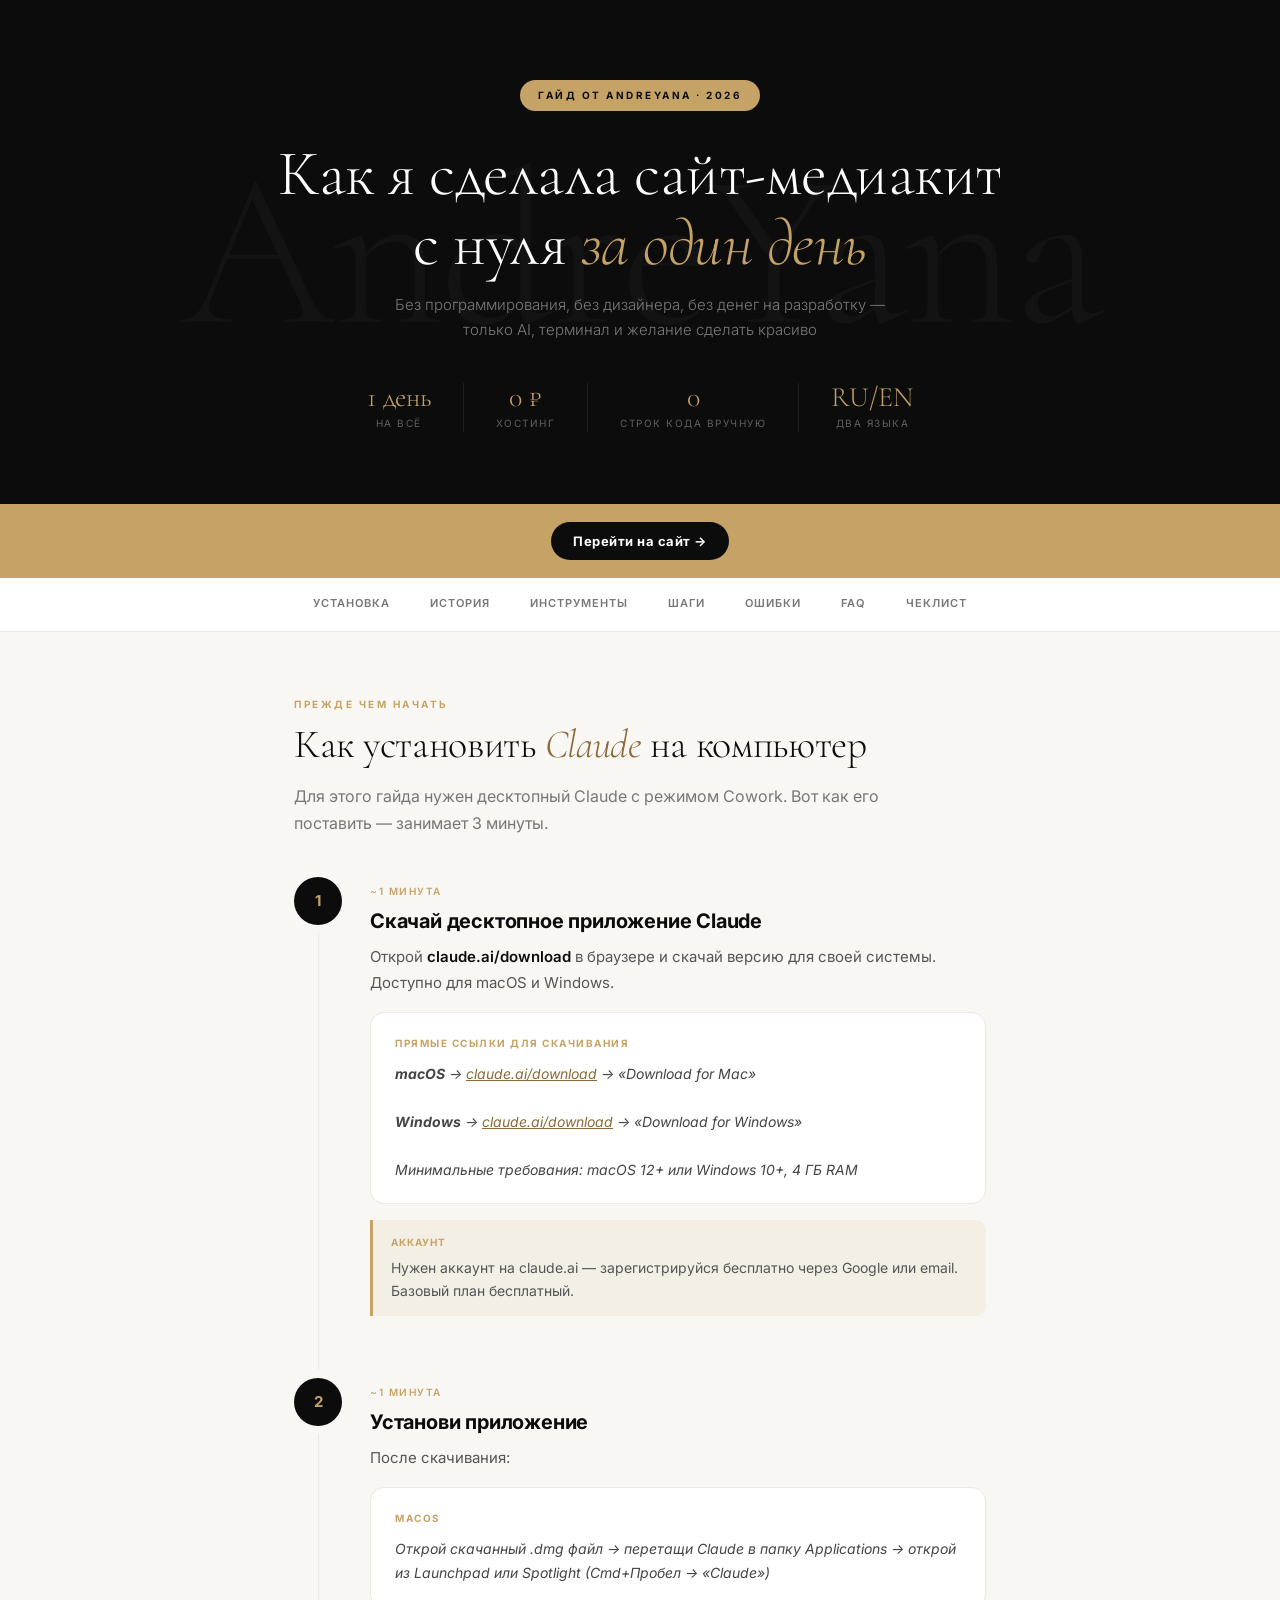
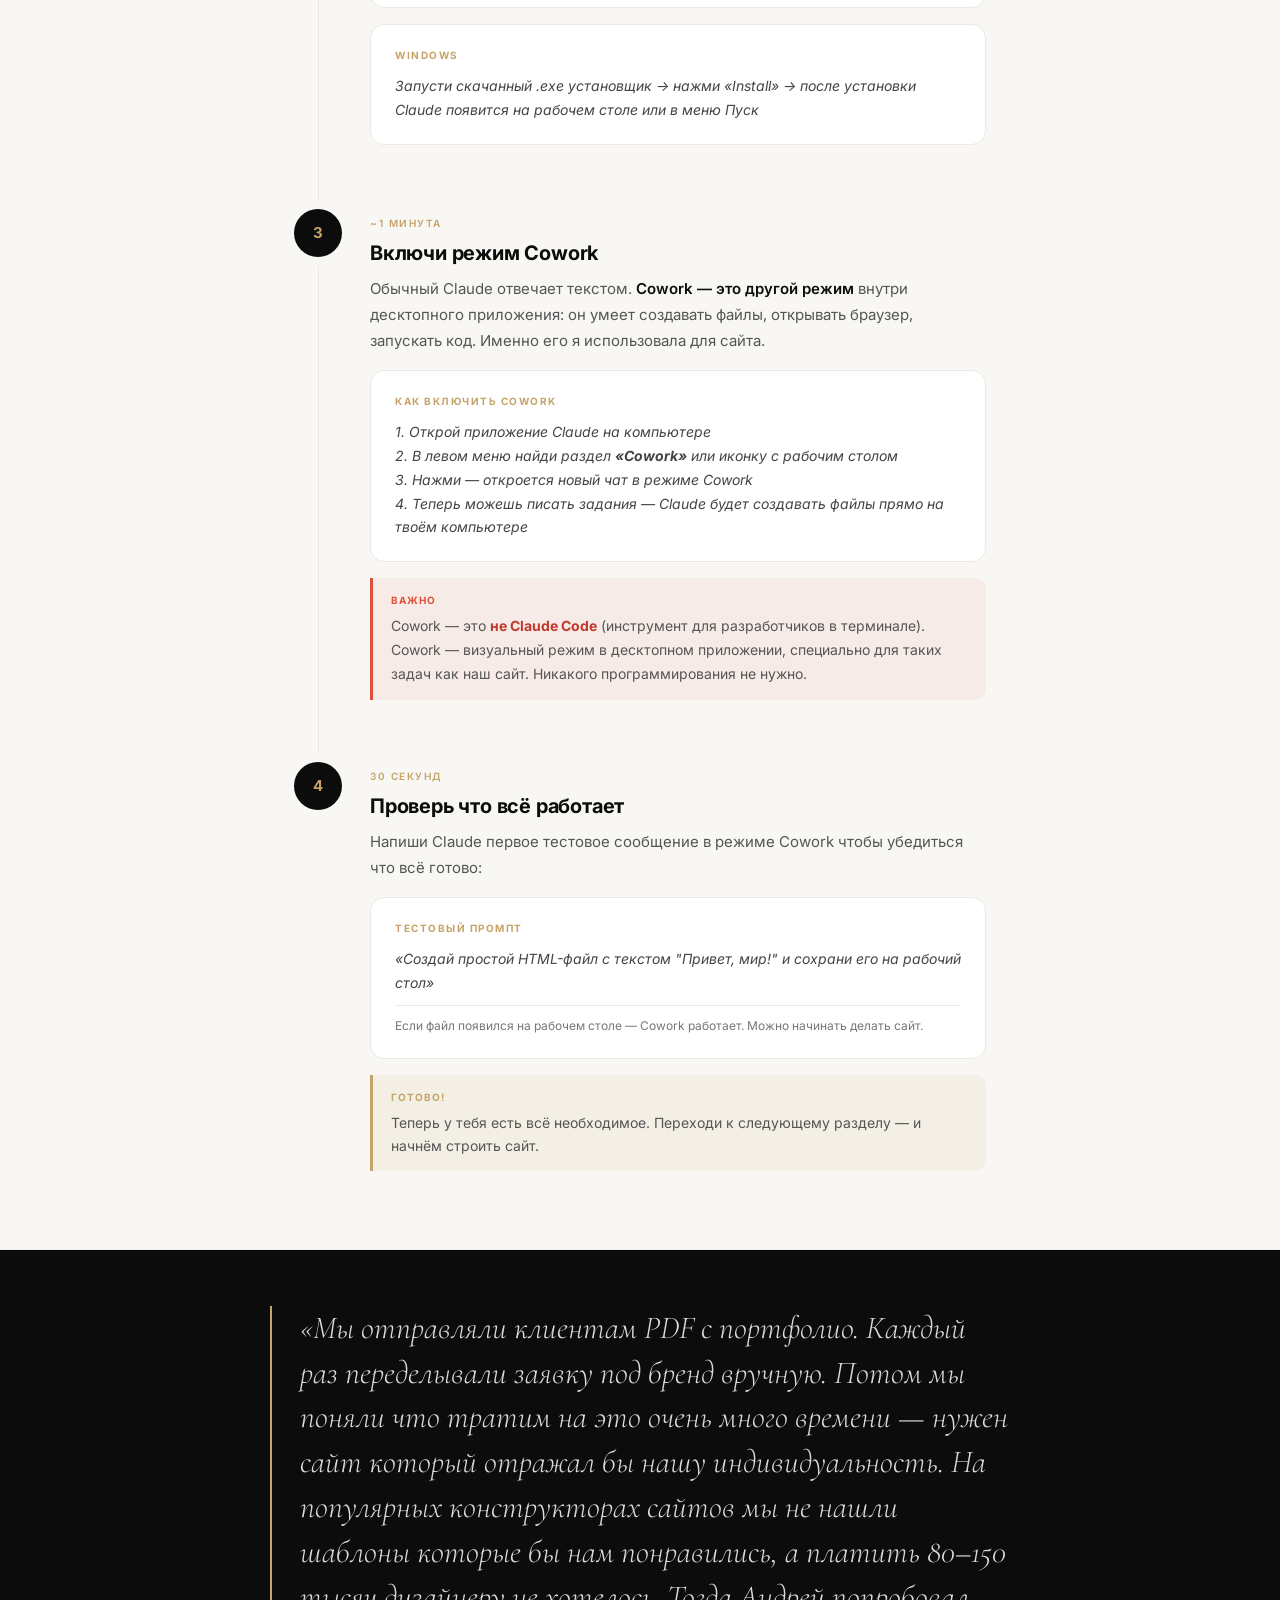
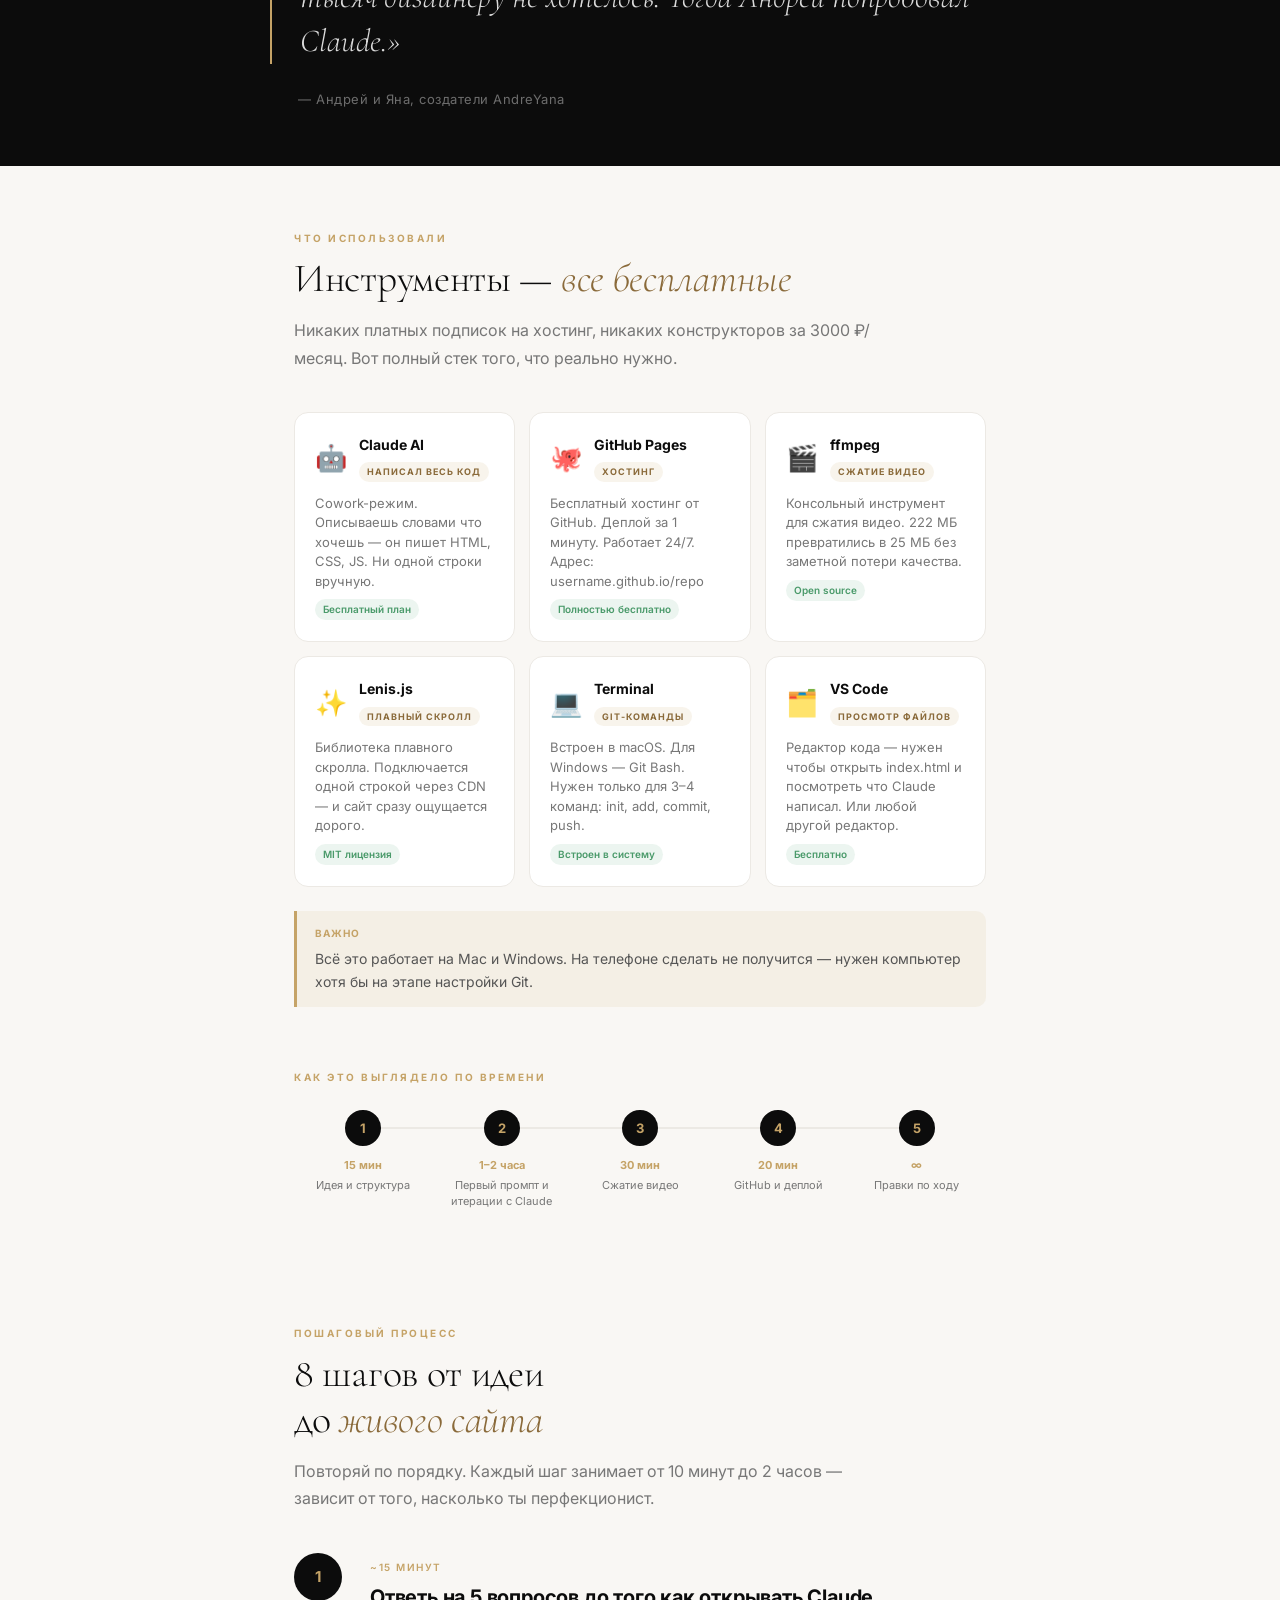
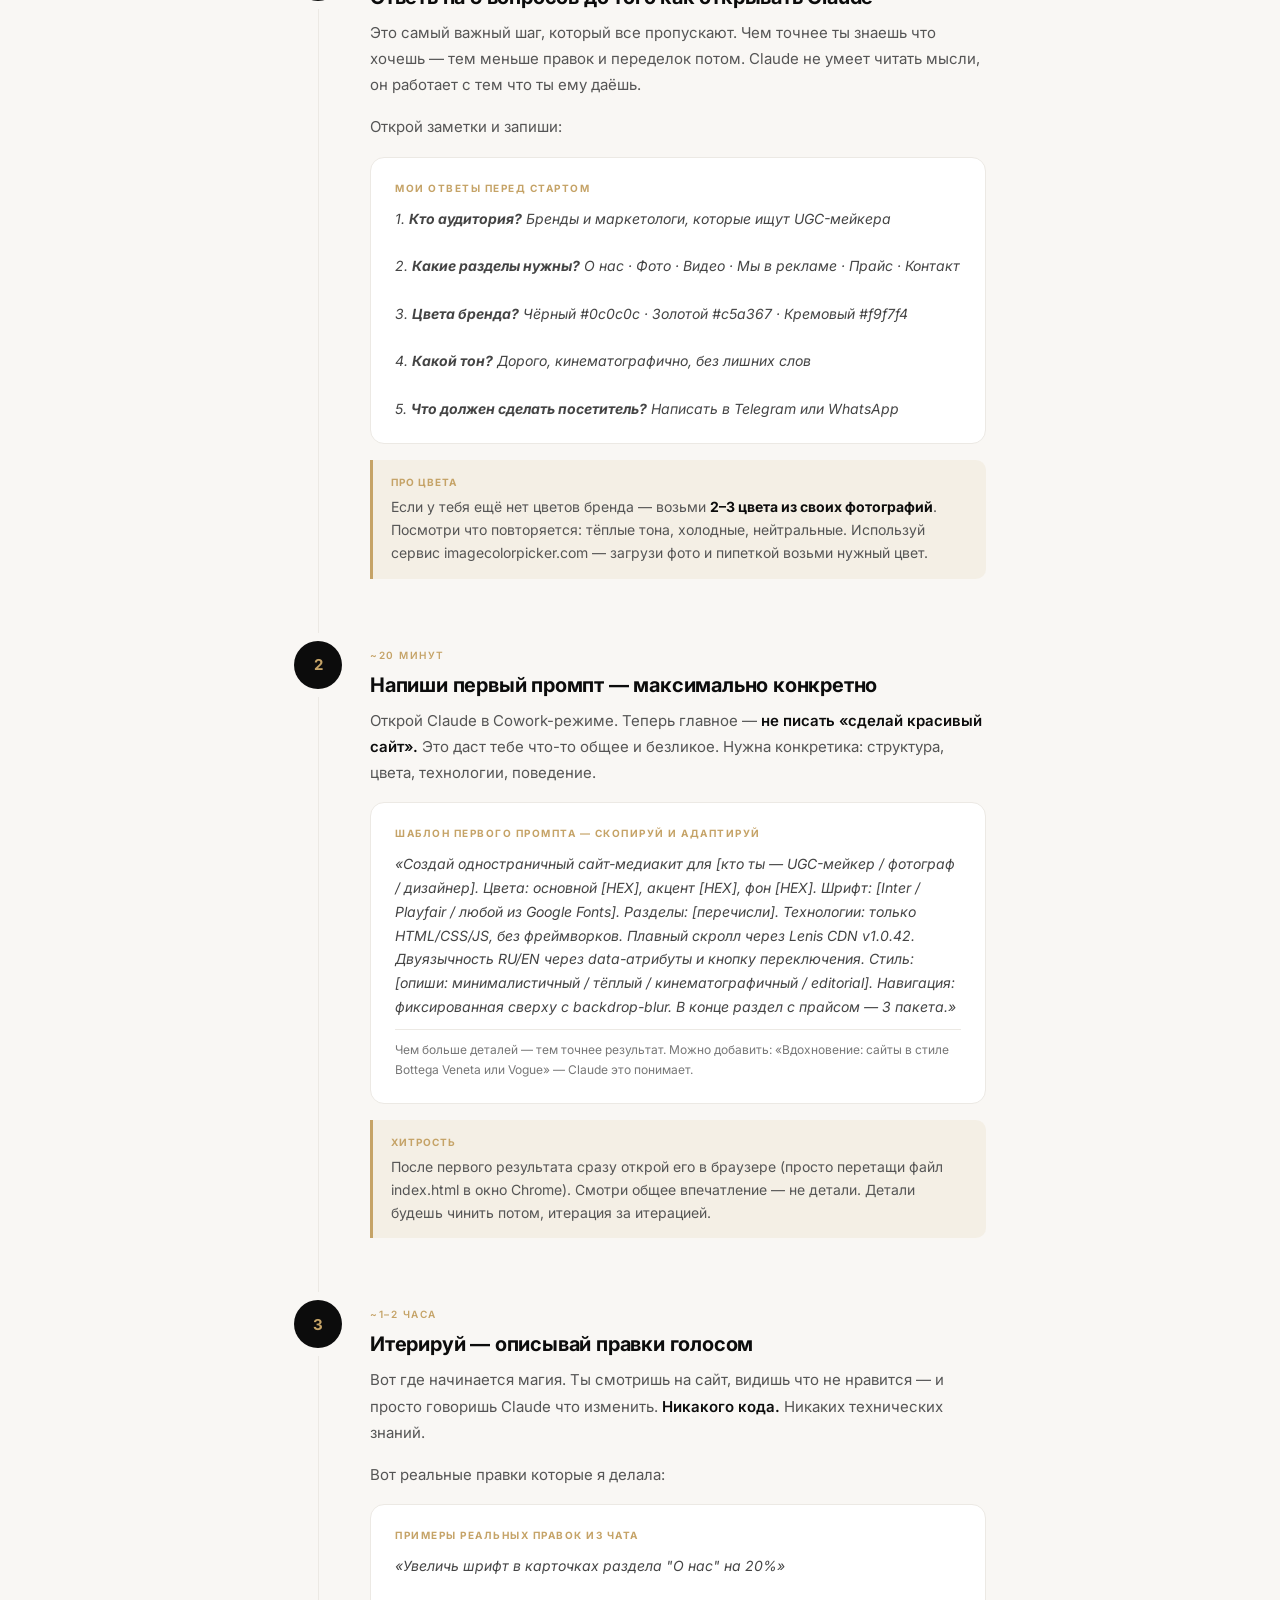
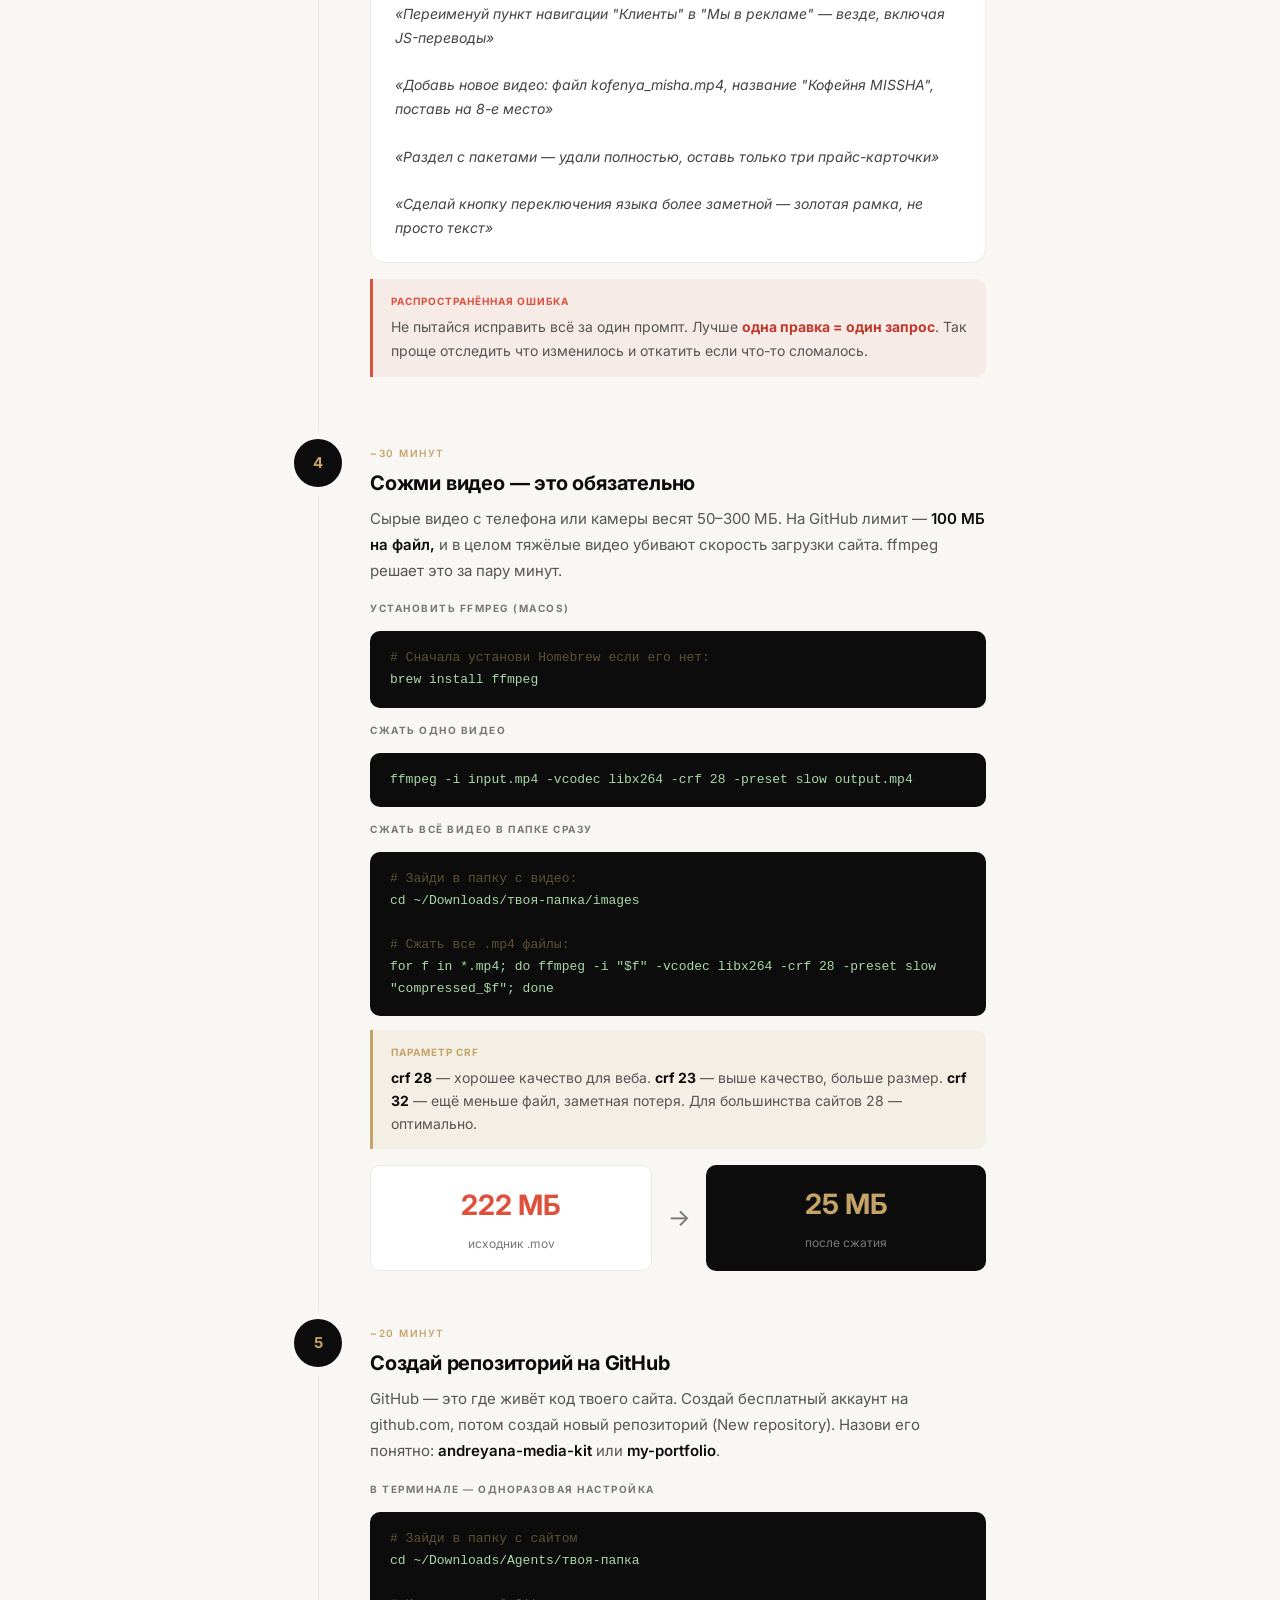
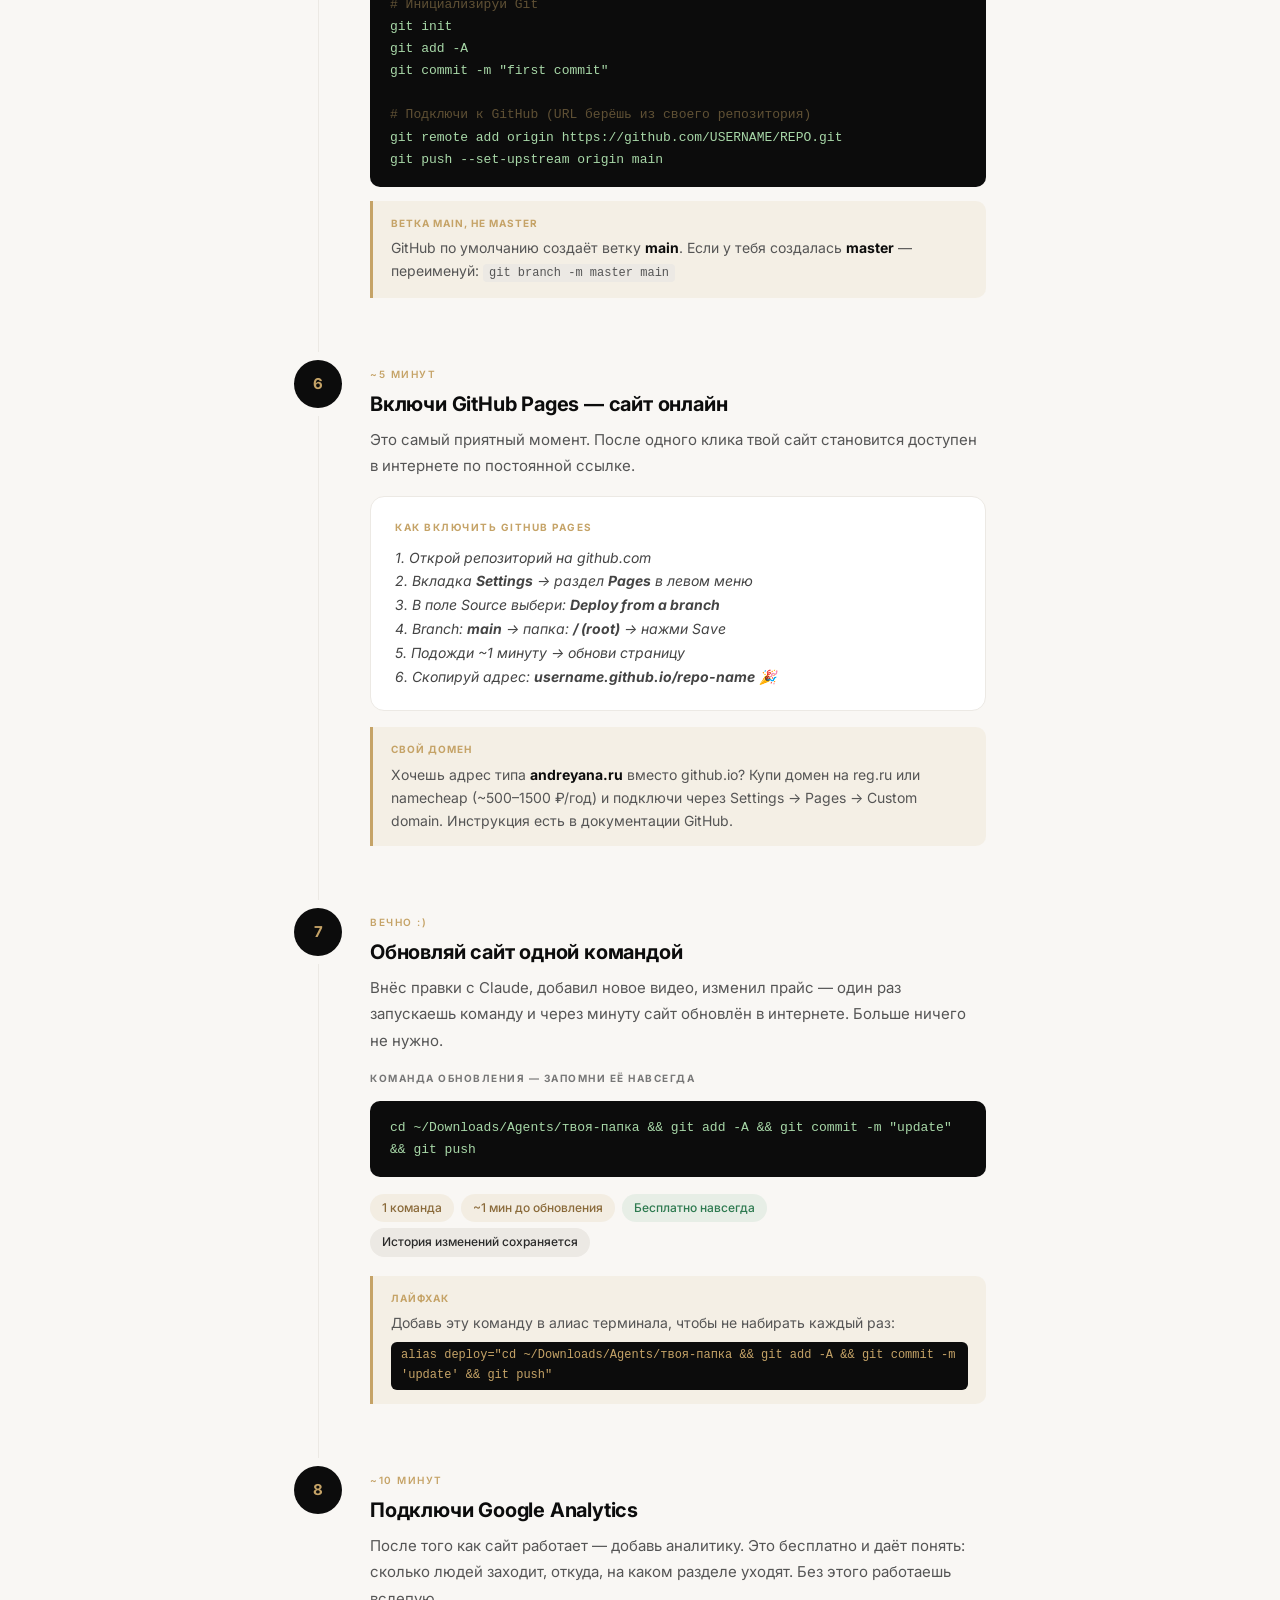
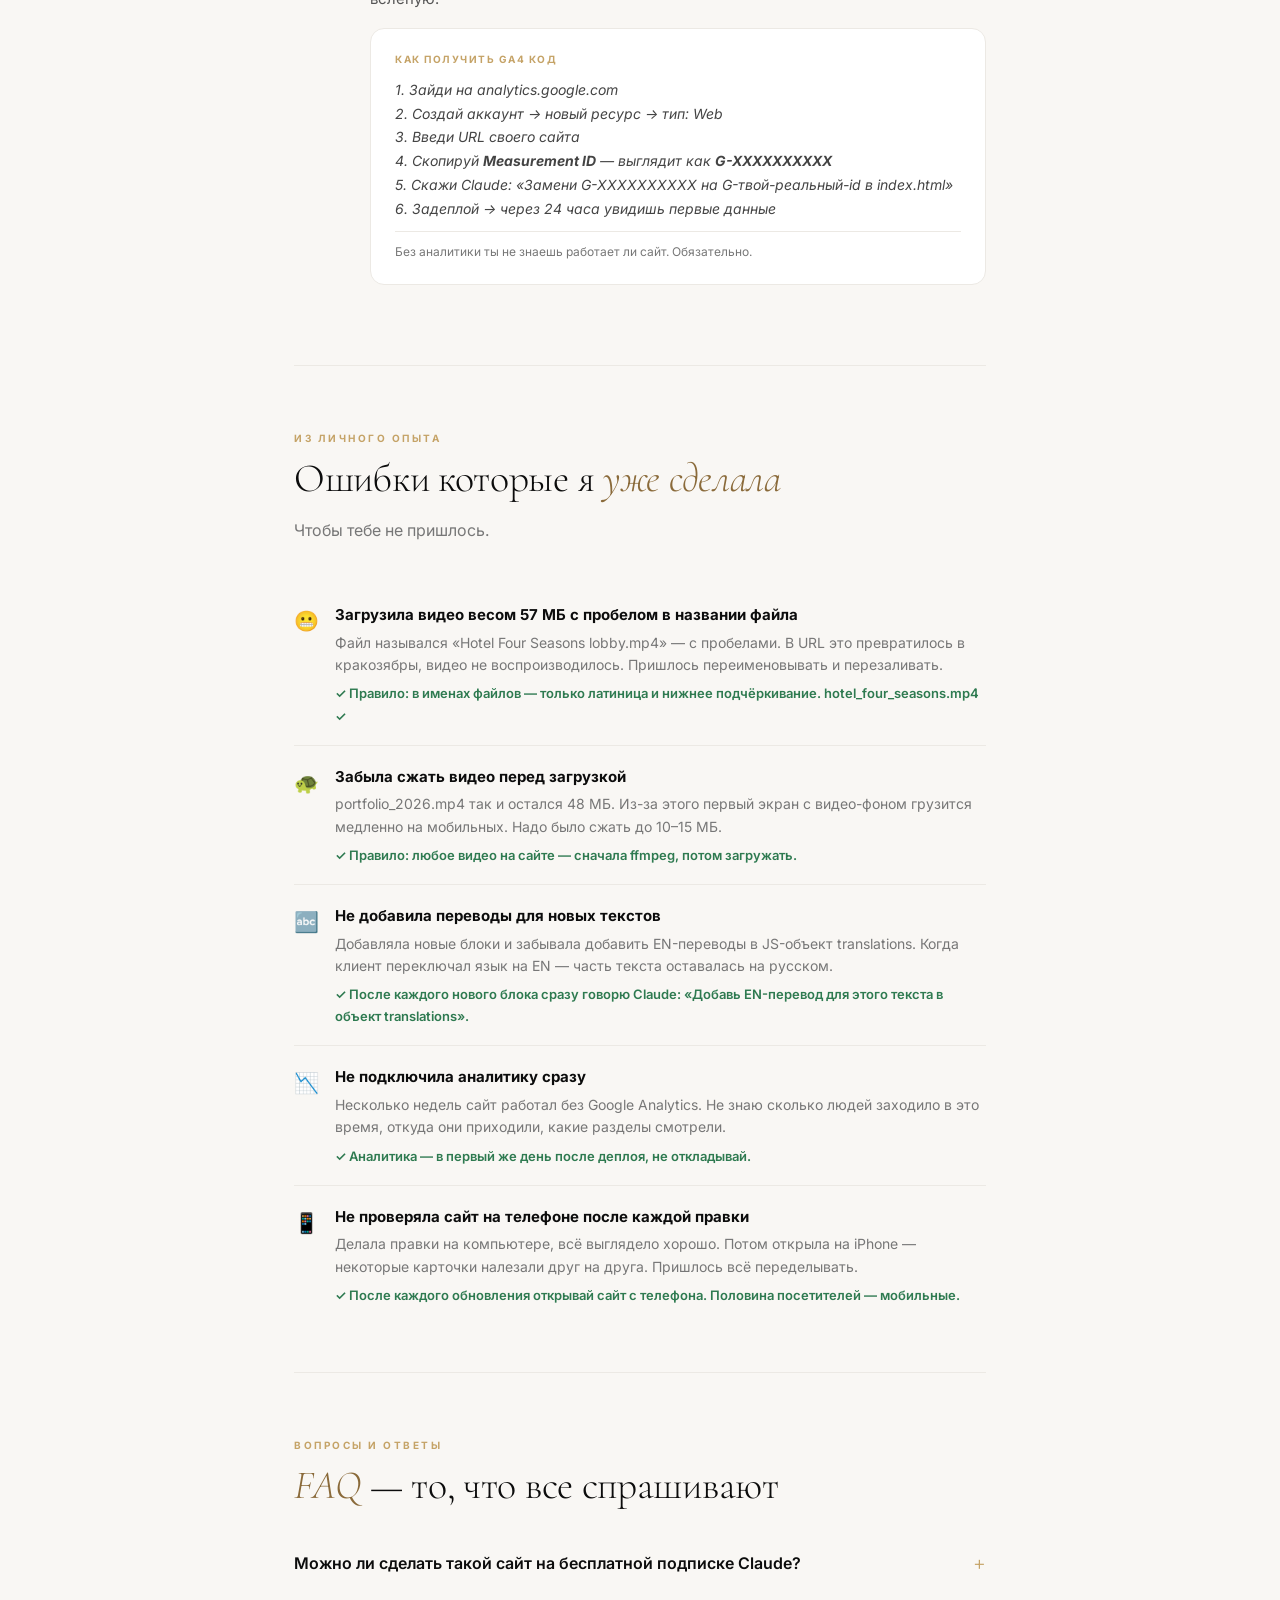
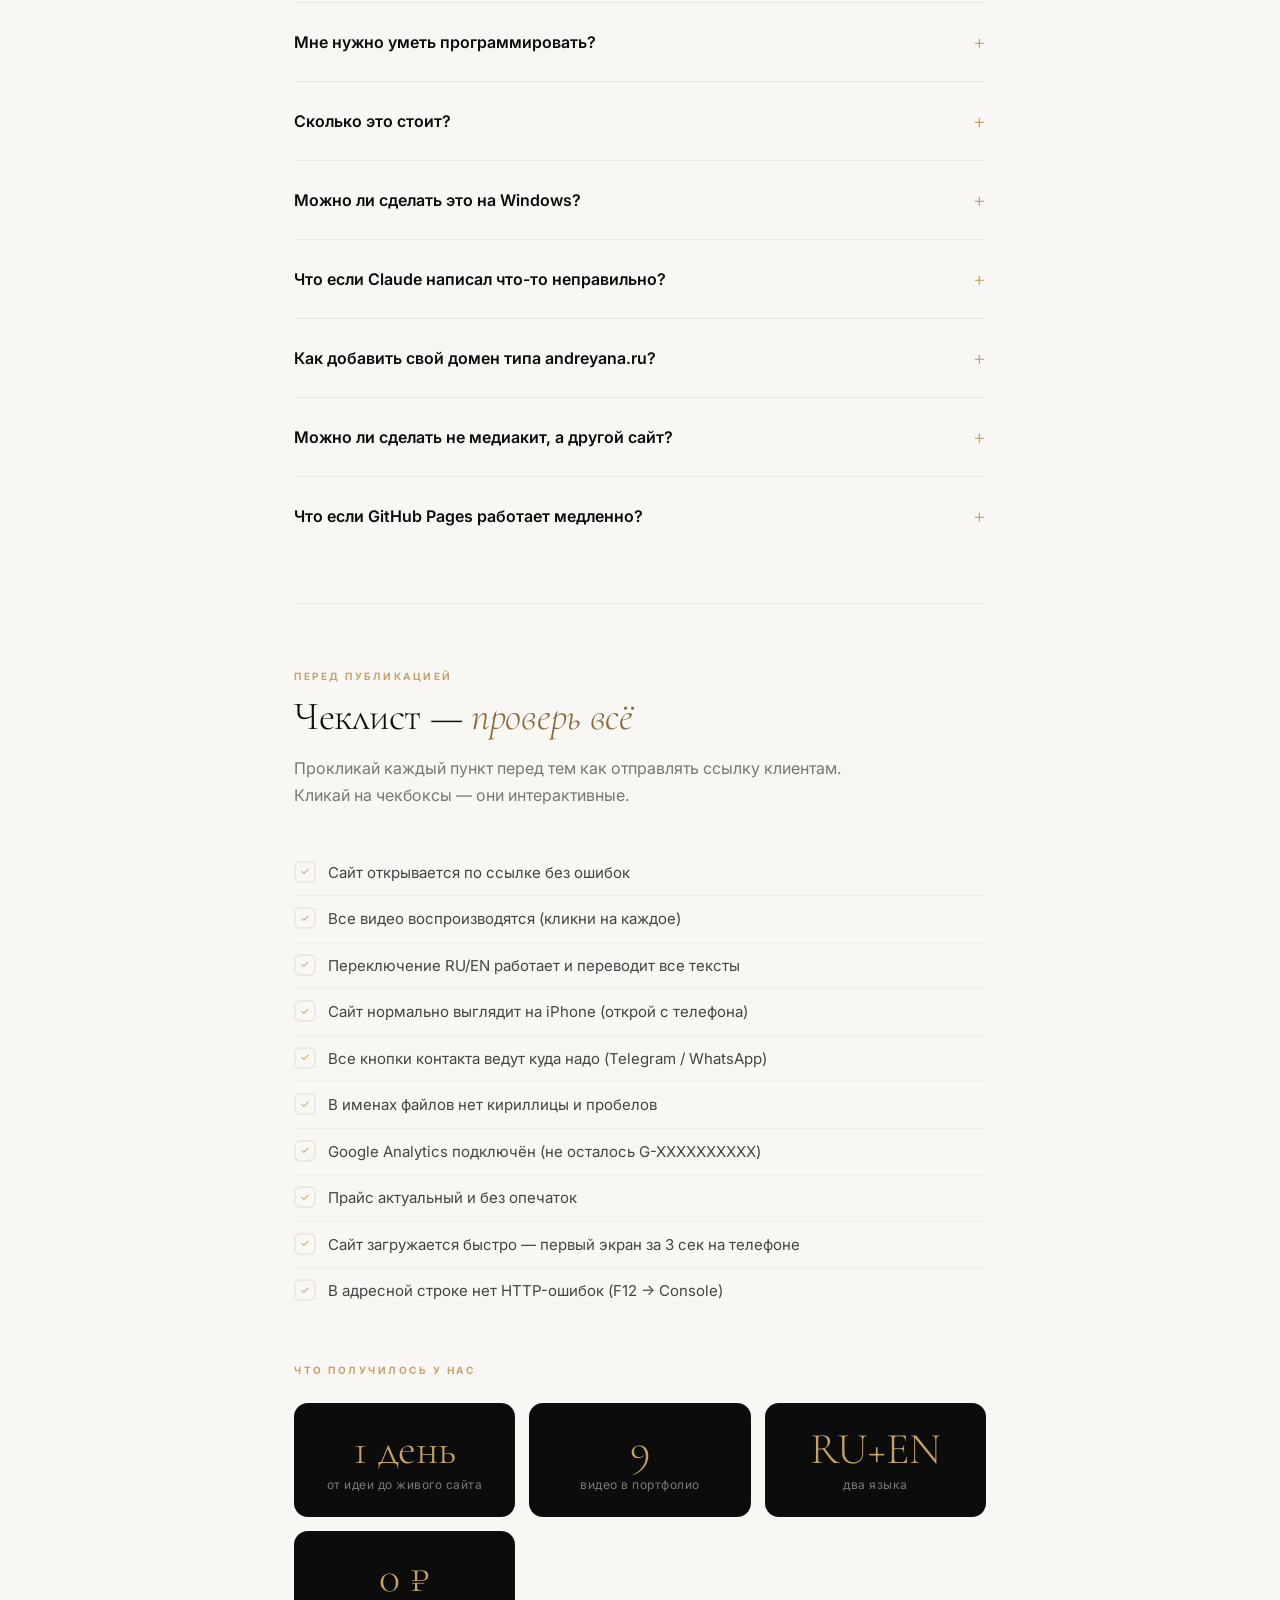
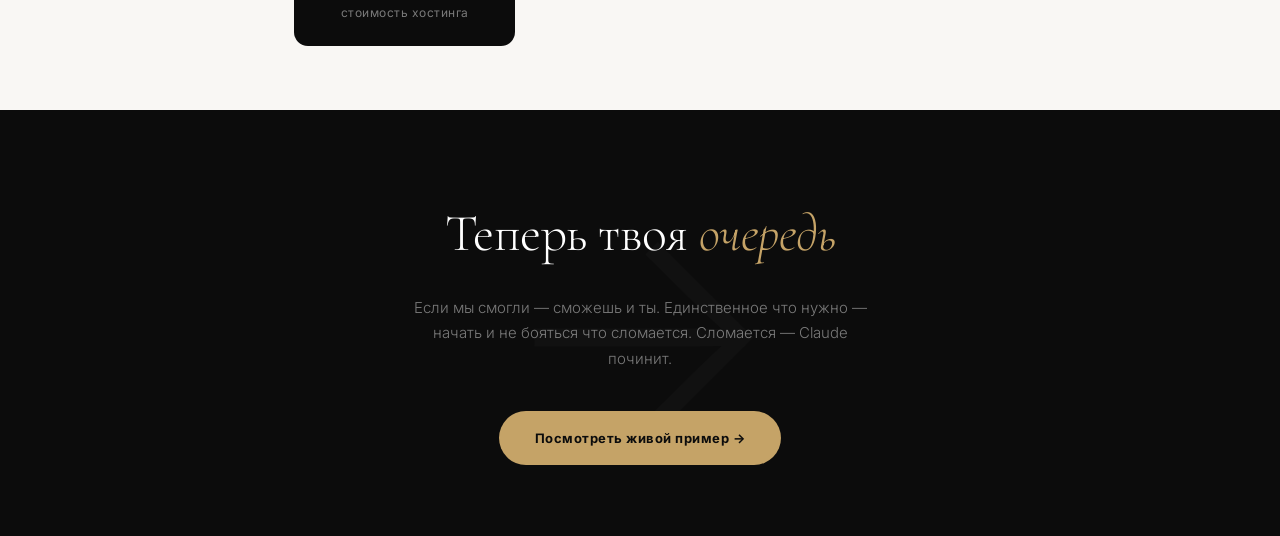
<file: guide.html>
<!DOCTYPE html>
<html lang="ru">
<head>
<meta charset="UTF-8">
<meta name="viewport" content="width=device-width, initial-scale=1.0">
<title>Как я сделала сайт-медиакит с нуля — AndreYana</title>
<style>
  @import url('https://fonts.googleapis.com/css2?family=Cormorant+Garamond:ital,wght@0,300;0,400;1,300;1,400&family=Inter:wght@300;400;500;600;700&display=swap');

  * { margin: 0; padding: 0; box-sizing: border-box; }

  :root {
    --black: #0c0c0c;
    --gold: #c5a367;
    --gold-light: rgba(197,163,103,0.12);
    --cream: #f9f7f4;
    --light-gray: #ece9e4;
    --text: #2a2a2a;
    --muted: #777;
  }

  html { scroll-behavior: smooth; }

  body {
    font-family: 'Inter', sans-serif;
    background: var(--cream);
    color: var(--text);
    line-height: 1.7;
  }

  /* ===================== HEADER ===================== */
  .header {
    background: var(--black);
    color: white;
    padding: 80px 24px 72px;
    text-align: center;
    position: relative;
    overflow: hidden;
  }

  .header::before {
    content: 'AndreYana';
    position: absolute;
    font-family: 'Cormorant Garamond', serif;
    font-size: 220px;
    font-weight: 300;
    color: rgba(255,255,255,0.03);
    top: 50%;
    left: 50%;
    transform: translate(-50%, -50%);
    white-space: nowrap;
    pointer-events: none;
    letter-spacing: -4px;
  }

  .header-tag {
    display: inline-block;
    background: var(--gold);
    color: var(--black);
    font-size: 10px;
    font-weight: 700;
    letter-spacing: 2.5px;
    text-transform: uppercase;
    padding: 7px 18px;
    border-radius: 100px;
    margin-bottom: 28px;
    position: relative;
  }

  .header h1 {
    font-family: 'Cormorant Garamond', serif;
    font-size: clamp(36px, 6vw, 64px);
    font-weight: 300;
    letter-spacing: -0.5px;
    margin-bottom: 12px;
    line-height: 1.1;
    position: relative;
  }

  .header h1 em {
    font-style: italic;
    color: var(--gold);
  }

  .header-sub {
    font-size: 15px;
    color: rgba(255,255,255,0.45);
    max-width: 500px;
    margin: 0 auto 40px;
    font-weight: 300;
    position: relative;
  }

  .header-meta {
    display: flex;
    justify-content: center;
    gap: 32px;
    flex-wrap: wrap;
    position: relative;
  }

  .header-meta-item {
    text-align: center;
  }

  .header-meta-item .num {
    font-family: 'Cormorant Garamond', serif;
    font-size: 28px;
    font-weight: 300;
    color: var(--gold);
    line-height: 1;
  }

  .header-meta-item .lbl {
    font-size: 10px;
    letter-spacing: 1.5px;
    text-transform: uppercase;
    color: rgba(255,255,255,0.35);
    margin-top: 4px;
  }

  .header-divider {
    width: 1px;
    background: rgba(255,255,255,0.08);
    align-self: stretch;
  }

  /* ===================== RESULT BAND ===================== */
  .band {
    background: var(--gold);
    padding: 18px 24px;
    text-align: center;
    font-size: 13px;
    font-weight: 600;
    color: var(--black);
    letter-spacing: 0.3px;
  }

  .band a { color: var(--black); font-weight: 700; text-decoration: underline; }

  /* ===================== NAV (TOC) ===================== */
  .toc {
    background: white;
    border-bottom: 1px solid var(--light-gray);
    padding: 0 24px;
    display: flex;
    justify-content: center;
    gap: 0;
    overflow-x: auto;
    position: sticky;
    top: 0;
    z-index: 100;
  }

  .toc a {
    display: block;
    padding: 16px 20px;
    font-size: 11px;
    font-weight: 600;
    letter-spacing: 1px;
    text-transform: uppercase;
    color: var(--muted);
    text-decoration: none;
    white-space: nowrap;
    border-bottom: 2px solid transparent;
    transition: all 0.2s;
  }

  .toc a:hover { color: var(--black); border-bottom-color: var(--gold); }

  /* ===================== CONTAINER ===================== */
  .container { max-width: 740px; margin: 0 auto; padding: 0 24px; }

  /* ===================== SECTIONS ===================== */
  .section { padding: 64px 0 48px; }
  .section + .section { border-top: 1px solid var(--light-gray); }

  .section-label {
    font-size: 10px;
    font-weight: 700;
    letter-spacing: 2.5px;
    text-transform: uppercase;
    color: var(--gold);
    margin-bottom: 8px;
  }

  .section-title {
    font-family: 'Cormorant Garamond', serif;
    font-size: clamp(28px, 4vw, 40px);
    font-weight: 300;
    color: var(--black);
    margin-bottom: 16px;
    letter-spacing: -0.3px;
    line-height: 1.15;
  }

  .section-title em { font-style: italic; color: #8a6a3a; }

  .section-lead {
    font-size: 16px;
    color: var(--muted);
    margin-bottom: 40px;
    line-height: 1.7;
    max-width: 600px;
  }

  /* ===================== STORY BLOCK ===================== */
  .story {
    background: var(--black);
    color: white;
    padding: 56px 24px;
  }

  .story-inner {
    max-width: 740px;
    margin: 0 auto;
  }

  .story blockquote {
    font-family: 'Cormorant Garamond', serif;
    font-size: clamp(22px, 3.5vw, 32px);
    font-weight: 300;
    font-style: italic;
    line-height: 1.4;
    color: rgba(255,255,255,0.85);
    border-left: 2px solid var(--gold);
    padding-left: 28px;
    margin-bottom: 24px;
  }

  .story-author {
    font-size: 13px;
    color: rgba(255,255,255,0.4);
    padding-left: 28px;
    letter-spacing: 0.5px;
  }

  /* ===================== TOOLS GRID ===================== */
  .tools-grid {
    display: grid;
    grid-template-columns: repeat(auto-fill, minmax(210px, 1fr));
    gap: 14px;
  }

  .tool-card {
    background: white;
    border: 1px solid var(--light-gray);
    border-radius: 14px;
    padding: 20px;
    transition: box-shadow 0.2s;
  }

  .tool-card:hover { box-shadow: 0 4px 20px rgba(0,0,0,0.07); }

  .tool-top {
    display: flex;
    align-items: center;
    gap: 12px;
    margin-bottom: 10px;
  }

  .tool-icon { font-size: 26px; flex-shrink: 0; }

  .tool-name { font-size: 14px; font-weight: 700; color: var(--black); }

  .tool-role {
    display: inline-block;
    font-size: 9px;
    font-weight: 700;
    letter-spacing: 1px;
    text-transform: uppercase;
    padding: 2px 8px;
    border-radius: 100px;
    background: var(--gold-light);
    color: #8a6a3a;
    margin-top: 2px;
  }

  .tool-desc { font-size: 13px; color: var(--muted); line-height: 1.5; }

  .tool-free {
    display: inline-block;
    font-size: 10px;
    font-weight: 600;
    color: #4a9a6a;
    background: rgba(74,154,106,0.1);
    padding: 2px 8px;
    border-radius: 100px;
    margin-top: 8px;
  }

  /* ===================== STEPS ===================== */
  .step {
    display: flex;
    gap: 28px;
    margin-bottom: 0;
    position: relative;
  }

  .step + .step { margin-top: 0; }

  .step-left {
    display: flex;
    flex-direction: column;
    align-items: center;
    flex-shrink: 0;
    width: 48px;
  }

  .step-num {
    width: 48px;
    height: 48px;
    background: var(--black);
    color: var(--gold);
    border-radius: 50%;
    display: flex;
    align-items: center;
    justify-content: center;
    font-size: 15px;
    font-weight: 700;
    flex-shrink: 0;
    z-index: 1;
  }

  .step-line {
    width: 1px;
    flex: 1;
    min-height: 32px;
    background: var(--light-gray);
    margin: 8px 0;
  }

  .step-body {
    flex: 1;
    padding: 6px 0 48px;
  }

  .step:last-child .step-body { padding-bottom: 16px; }
  .step:last-child .step-line { display: none; }

  .step-time {
    font-size: 10px;
    font-weight: 600;
    letter-spacing: 1.5px;
    text-transform: uppercase;
    color: var(--gold);
    margin-bottom: 8px;
  }

  .step-title {
    font-size: 20px;
    font-weight: 700;
    color: var(--black);
    margin-bottom: 10px;
    line-height: 1.3;
    letter-spacing: -0.2px;
  }

  .step-text {
    font-size: 15px;
    color: #555;
    line-height: 1.75;
    margin-bottom: 16px;
  }

  .step-text strong { color: var(--black); font-weight: 600; }

  /* ===================== CODE ===================== */
  .code-block {
    background: var(--black);
    color: #c5a367;
    font-family: 'Courier New', monospace;
    font-size: 13px;
    padding: 16px 20px;
    border-radius: 10px;
    margin: 14px 0;
    overflow-x: auto;
    line-height: 1.7;
    position: relative;
  }

  .code-block .comment { color: rgba(197,163,103,0.45); }
  .code-block .cmd { color: #a8d8a8; }

  .code-label {
    font-size: 10px;
    font-weight: 700;
    letter-spacing: 1.5px;
    text-transform: uppercase;
    color: var(--muted);
    margin-bottom: 6px;
  }

  /* ===================== TIPS / WARNINGS ===================== */
  .tip {
    background: rgba(197,163,103,0.1);
    border-left: 3px solid var(--gold);
    padding: 14px 18px;
    border-radius: 0 10px 10px 0;
    margin: 14px 0;
    font-size: 14px;
    color: #555;
    line-height: 1.65;
  }

  .tip strong { color: var(--black); }
  .tip .tip-label { font-size: 10px; font-weight: 700; letter-spacing: 1px; text-transform: uppercase; color: var(--gold); display: block; margin-bottom: 5px; }

  .warn {
    background: rgba(220,80,60,0.07);
    border-left: 3px solid #dc503c;
    padding: 14px 18px;
    border-radius: 0 10px 10px 0;
    margin: 14px 0;
    font-size: 14px;
    color: #555;
  }

  .warn strong { color: #c0392b; }
  .warn .warn-label { font-size: 10px; font-weight: 700; letter-spacing: 1px; text-transform: uppercase; color: #dc503c; display: block; margin-bottom: 5px; }

  /* ===================== PROMPT BOX ===================== */
  .prompt-box {
    background: white;
    border: 1px solid var(--light-gray);
    border-radius: 14px;
    padding: 22px 24px;
    margin: 16px 0;
  }

  .prompt-box .plabel {
    font-size: 10px;
    font-weight: 700;
    letter-spacing: 1.5px;
    text-transform: uppercase;
    color: var(--gold);
    margin-bottom: 10px;
  }

  .prompt-box p {
    font-size: 14px;
    color: #444;
    font-style: italic;
    line-height: 1.7;
  }

  .prompt-box .pnote {
    font-size: 12px;
    color: var(--muted);
    margin-top: 10px;
    font-style: normal;
    border-top: 1px solid var(--light-gray);
    padding-top: 10px;
  }

  /* ===================== TAGS ===================== */
  .tag {
    display: inline-block;
    background: var(--light-gray);
    color: var(--text);
    font-size: 12px;
    font-weight: 500;
    padding: 4px 12px;
    border-radius: 100px;
    margin: 3px 3px 3px 0;
  }

  .tag.gold { background: var(--gold-light); color: #8a6a3a; }
  .tag.green { background: rgba(74,154,106,0.1); color: #2e7a50; }

  /* ===================== MISTAKES ===================== */
  .mistake-list { list-style: none; }

  .mistake-item {
    display: flex;
    gap: 16px;
    padding: 18px 0;
    border-bottom: 1px solid var(--light-gray);
  }

  .mistake-item:last-child { border-bottom: none; }

  .mistake-icon { font-size: 20px; flex-shrink: 0; margin-top: 2px; }

  .mistake-title { font-size: 15px; font-weight: 700; color: var(--black); margin-bottom: 4px; }

  .mistake-desc { font-size: 14px; color: var(--muted); line-height: 1.6; }

  .mistake-fix { font-size: 13px; color: #2e7a50; font-weight: 600; margin-top: 6px; }

  /* ===================== FAQ ===================== */
  .faq-item {
    border-bottom: 1px solid var(--light-gray);
    padding: 22px 0;
    cursor: pointer;
  }

  .faq-item:last-child { border-bottom: none; }

  .faq-q {
    font-size: 16px;
    font-weight: 600;
    color: var(--black);
    display: flex;
    justify-content: space-between;
    align-items: center;
    gap: 16px;
  }

  .faq-q::after {
    content: '+';
    font-size: 20px;
    font-weight: 300;
    color: var(--gold);
    flex-shrink: 0;
    transition: transform 0.3s;
  }

  .faq-item.open .faq-q::after { transform: rotate(45deg); }

  .faq-a {
    font-size: 14px;
    color: var(--muted);
    line-height: 1.7;
    max-height: 0;
    overflow: hidden;
    transition: max-height 0.4s ease, padding 0.3s;
  }

  .faq-item.open .faq-a {
    max-height: 400px;
    padding-top: 14px;
  }

  /* ===================== CHECKLIST ===================== */
  .checklist { list-style: none; }

  .checklist li {
    display: flex;
    align-items: flex-start;
    gap: 12px;
    padding: 10px 0;
    font-size: 15px;
    color: #444;
    border-bottom: 1px solid rgba(236,233,228,0.6);
  }

  .checklist li:last-child { border-bottom: none; }

  .check-box {
    width: 22px;
    height: 22px;
    border: 2px solid var(--light-gray);
    border-radius: 6px;
    flex-shrink: 0;
    margin-top: 1px;
    display: flex;
    align-items: center;
    justify-content: center;
    font-size: 11px;
    color: var(--gold);
    cursor: pointer;
    transition: all 0.2s;
  }

  .checklist li.done .check-box {
    background: var(--gold);
    border-color: var(--gold);
    color: white;
  }

  .checklist li.done span { text-decoration: line-through; color: var(--muted); }

  /* ===================== RESULT CARDS ===================== */
  .result-grid {
    display: grid;
    grid-template-columns: repeat(auto-fill, minmax(200px, 1fr));
    gap: 14px;
    margin-top: 24px;
  }

  .result-card {
    background: var(--black);
    color: white;
    border-radius: 14px;
    padding: 24px 20px;
    text-align: center;
  }

  .result-card .r-num {
    font-family: 'Cormorant Garamond', serif;
    font-size: 44px;
    font-weight: 300;
    color: var(--gold);
    line-height: 1;
    margin-bottom: 6px;
  }

  .result-card .r-label {
    font-size: 12px;
    color: rgba(255,255,255,0.45);
    letter-spacing: 0.5px;
    line-height: 1.4;
  }

  /* ===================== OUTRO ===================== */
  .outro {
    background: var(--black);
    color: white;
    padding: 80px 24px 72px;
    text-align: center;
    position: relative;
    overflow: hidden;
  }

  .outro::before {
    content: '→';
    position: absolute;
    font-size: 300px;
    font-weight: 300;
    color: rgba(255,255,255,0.02);
    top: 50%;
    left: 50%;
    transform: translate(-50%, -50%);
    pointer-events: none;
  }

  .outro h2 {
    font-family: 'Cormorant Garamond', serif;
    font-size: clamp(30px, 5vw, 52px);
    font-weight: 300;
    margin-bottom: 16px;
    letter-spacing: -0.5px;
    position: relative;
  }

  .outro h2 em { font-style: italic; color: var(--gold); }

  .outro p {
    font-size: 15px;
    color: rgba(255,255,255,0.45);
    max-width: 460px;
    margin: 0 auto 40px;
    font-weight: 300;
    position: relative;
  }

  .btn-gold {
    display: inline-flex;
    align-items: center;
    gap: 10px;
    background: var(--gold);
    color: var(--black);
    font-size: 13px;
    font-weight: 700;
    padding: 16px 36px;
    border-radius: 100px;
    text-decoration: none;
    letter-spacing: 0.5px;
    position: relative;
    transition: background 0.2s;
  }

  .btn-gold:hover { background: #d4b896; }

  /* ===================== DIVIDER ===================== */
  .divider { height: 1px; background: var(--light-gray); }

  /* ===================== INLINE IMAGE PLACEHOLDER ===================== */
  .img-placeholder {
    background: var(--light-gray);
    border-radius: 12px;
    height: 180px;
    display: flex;
    align-items: center;
    justify-content: center;
    margin: 16px 0;
    font-size: 13px;
    color: var(--muted);
    letter-spacing: 0.5px;
    border: 1px dashed #d0ccc6;
  }

  /* ===================== TIMELINE ===================== */
  .timeline {
    display: flex;
    gap: 0;
    margin: 24px 0;
    overflow-x: auto;
    padding-bottom: 4px;
  }

  .tl-item {
    flex: 1;
    min-width: 100px;
    text-align: center;
    position: relative;
  }

  .tl-item:not(:last-child)::after {
    content: '';
    position: absolute;
    top: 17px;
    right: -1px;
    width: 50%;
    height: 2px;
    background: var(--light-gray);
    z-index: 0;
  }

  .tl-item:not(:first-child)::before {
    content: '';
    position: absolute;
    top: 17px;
    left: 0;
    width: 50%;
    height: 2px;
    background: var(--light-gray);
    z-index: 0;
  }

  .tl-dot {
    width: 36px;
    height: 36px;
    background: white;
    border: 2px solid var(--light-gray);
    border-radius: 50%;
    margin: 0 auto 10px;
    display: flex;
    align-items: center;
    justify-content: center;
    font-size: 13px;
    position: relative;
    z-index: 1;
  }

  .tl-item.done .tl-dot {
    background: var(--black);
    border-color: var(--black);
    color: var(--gold);
    font-weight: 700;
  }

  .tl-time {
    font-size: 11px;
    font-weight: 700;
    color: var(--gold);
    margin-bottom: 4px;
  }

  .tl-label { font-size: 11px; color: var(--muted); line-height: 1.4; }

  /* ===================== RESPONSIVE ===================== */
  @media (max-width: 600px) {
    nav.toc { gap: 0; }
    .tools-grid { grid-template-columns: 1fr 1fr; }
    .result-grid { grid-template-columns: 1fr 1fr; }
    .header::before { font-size: 100px; }
  }
</style>
</head>
<body>

<!-- =========== HEADER =========== -->
<div class="header">
  <div class="header-tag">Гайд от AndreYana · 2026</div>
  <h1>Как я сделала сайт-медиакит<br>с нуля <em>за один день</em></h1>
  <p class="header-sub">Без программирования, без дизайнера, без денег на разработку — только AI, терминал и желание сделать красиво</p>
  <div class="header-meta">
    <div class="header-meta-item">
      <div class="num">1 день</div>
      <div class="lbl">на всё</div>
    </div>
    <div class="header-divider"></div>
    <div class="header-meta-item">
      <div class="num">0 ₽</div>
      <div class="lbl">хостинг</div>
    </div>
    <div class="header-divider"></div>
    <div class="header-meta-item">
      <div class="num">0</div>
      <div class="lbl">строк кода вручную</div>
    </div>
    <div class="header-divider"></div>
    <div class="header-meta-item">
      <div class="num">RU/EN</div>
      <div class="lbl">два языка</div>
    </div>
  </div>
</div>

<!-- BAND -->
<div class="band">
  <a href="https://janpol12.github.io/andreyana-media-kit/" target="_blank" style="display:inline-block; background:var(--black); color:white; padding:8px 22px; border-radius:100px; text-decoration:none; font-weight:700; letter-spacing:0.5px;">Перейти на сайт →</a>
</div>

<!-- TOC -->
<nav class="toc">
  <a href="#install">Установка</a>
  <a href="#story">История</a>
  <a href="#tools">Инструменты</a>
  <a href="#steps">Шаги</a>
  <a href="#mistakes">Ошибки</a>
  <a href="#faq">FAQ</a>
  <a href="#checklist">Чеклист</a>
</nav>

<div class="container">

  <!-- =========== STORY =========== -->
</div>

<!-- =========== INSTALL =========== -->
<div class="container">
  <div class="section" id="install">
    <div class="section-label">Прежде чем начать</div>
    <div class="section-title">Как установить <em>Claude</em> на компьютер</div>
    <p class="section-lead">Для этого гайда нужен десктопный Claude с режимом Cowork. Вот как его поставить — занимает 3 минуты.</p>

    <!-- STEP: Download -->
    <div class="step">
      <div class="step-left">
        <div class="step-num">1</div>
        <div class="step-line"></div>
      </div>
      <div class="step-body">
        <div class="step-time">~1 минута</div>
        <div class="step-title">Скачай десктопное приложение Claude</div>
        <p class="step-text">Открой <strong>claude.ai/download</strong> в браузере и скачай версию для своей системы. Доступно для macOS и Windows.</p>
        <div class="prompt-box">
          <div class="plabel">Прямые ссылки для скачивания</div>
          <p>
            <strong>macOS</strong> → <a href="https://claude.ai/download" target="_blank" style="color:#8a6a3a;">claude.ai/download</a> → «Download for Mac»<br><br>
            <strong>Windows</strong> → <a href="https://claude.ai/download" target="_blank" style="color:#8a6a3a;">claude.ai/download</a> → «Download for Windows»<br><br>
            Минимальные требования: macOS 12+ или Windows 10+, 4 ГБ RAM
          </p>
        </div>
        <div class="tip">
          <span class="tip-label">Аккаунт</span>
          Нужен аккаунт на claude.ai — зарегистрируйся бесплатно через Google или email. Базовый план бесплатный.
        </div>
      </div>
    </div>

    <!-- STEP: Install -->
    <div class="step">
      <div class="step-left">
        <div class="step-num">2</div>
        <div class="step-line"></div>
      </div>
      <div class="step-body">
        <div class="step-time">~1 минута</div>
        <div class="step-title">Установи приложение</div>
        <p class="step-text">После скачивания:</p>
        <div class="prompt-box">
          <div class="plabel">macOS</div>
          <p>Открой скачанный .dmg файл → перетащи Claude в папку Applications → открой из Launchpad или Spotlight (Cmd+Пробел → «Claude»)</p>
        </div>
        <div class="prompt-box" style="margin-top:12px;">
          <div class="plabel">Windows</div>
          <p>Запусти скачанный .exe установщик → нажми «Install» → после установки Claude появится на рабочем столе или в меню Пуск</p>
        </div>
      </div>
    </div>

    <!-- STEP: Cowork -->
    <div class="step">
      <div class="step-left">
        <div class="step-num">3</div>
        <div class="step-line"></div>
      </div>
      <div class="step-body">
        <div class="step-time">~1 минута</div>
        <div class="step-title">Включи режим Cowork</div>
        <p class="step-text">Обычный Claude отвечает текстом. <strong>Cowork — это другой режим</strong> внутри десктопного приложения: он умеет создавать файлы, открывать браузер, запускать код. Именно его я использовала для сайта.</p>
        <div class="prompt-box">
          <div class="plabel">Как включить Cowork</div>
          <p>
            1. Открой приложение Claude на компьютере<br>
            2. В левом меню найди раздел <strong>«Cowork»</strong> или иконку с рабочим столом<br>
            3. Нажми — откроется новый чат в режиме Cowork<br>
            4. Теперь можешь писать задания — Claude будет создавать файлы прямо на твоём компьютере
          </p>
        </div>
        <div class="warn">
          <span class="warn-label">Важно</span>
          Cowork — это <strong>не Claude Code</strong> (инструмент для разработчиков в терминале). Cowork — визуальный режим в десктопном приложении, специально для таких задач как наш сайт. Никакого программирования не нужно.
        </div>
      </div>
    </div>

    <!-- STEP: First prompt -->
    <div class="step">
      <div class="step-left">
        <div class="step-num">4</div>
        <div class="step-line"></div>
      </div>
      <div class="step-body">
        <div class="step-time">30 секунд</div>
        <div class="step-title">Проверь что всё работает</div>
        <p class="step-text">Напиши Claude первое тестовое сообщение в режиме Cowork чтобы убедиться что всё готово:</p>
        <div class="prompt-box">
          <div class="plabel">Тестовый промпт</div>
          <p>«Создай простой HTML-файл с текстом "Привет, мир!" и сохрани его на рабочий стол»</p>
          <div class="pnote">Если файл появился на рабочем столе — Cowork работает. Можно начинать делать сайт.</div>
        </div>
        <div class="tip">
          <span class="tip-label">Готово!</span>
          Теперь у тебя есть всё необходимое. Переходи к следующему разделу — и начнём строить сайт.
        </div>
      </div>
    </div>

  </div>
</div>
<div class="divider"></div>

<div class="story" id="story">
  <div class="story-inner">
    <blockquote>
      «Мы отправляли клиентам PDF с портфолио. Каждый раз переделывали заявку под бренд вручную. Потом мы поняли что тратим на это очень много времени — нужен сайт который отражал бы нашу индивидуальность. На популярных конструкторах сайтов мы не нашли шаблоны которые бы нам понравились, а платить 80–150 тысяч дизайнеру не хотелось. Тогда Андрей попробовал Claude.»
    </blockquote>
    <div class="story-author">— Андрей и Яна, создатели AndreYana</div>
  </div>
</div>

<div class="container">

  <!-- =========== TOOLS =========== -->
  <div class="section" id="tools">
    <div class="section-label">Что использовали</div>
    <div class="section-title">Инструменты — <em>все бесплатные</em></div>
    <p class="section-lead">Никаких платных подписок на хостинг, никаких конструкторов за 3000 ₽/месяц. Вот полный стек того, что реально нужно.</p>

    <div class="tools-grid">
      <div class="tool-card">
        <div class="tool-top">
          <div class="tool-icon">🤖</div>
          <div>
            <div class="tool-name">Claude AI</div>
            <div class="tool-role">Написал весь код</div>
          </div>
        </div>
        <div class="tool-desc">Cowork-режим. Описываешь словами что хочешь — он пишет HTML, CSS, JS. Ни одной строки вручную.</div>
        <div class="tool-free">Бесплатный план</div>
      </div>

      <div class="tool-card">
        <div class="tool-top">
          <div class="tool-icon">🐙</div>
          <div>
            <div class="tool-name">GitHub Pages</div>
            <div class="tool-role">Хостинг</div>
          </div>
        </div>
        <div class="tool-desc">Бесплатный хостинг от GitHub. Деплой за 1 минуту. Работает 24/7. Адрес: username.github.io/repo</div>
        <div class="tool-free">Полностью бесплатно</div>
      </div>

      <div class="tool-card">
        <div class="tool-top">
          <div class="tool-icon">🎬</div>
          <div>
            <div class="tool-name">ffmpeg</div>
            <div class="tool-role">Сжатие видео</div>
          </div>
        </div>
        <div class="tool-desc">Консольный инструмент для сжатия видео. 222 МБ превратились в 25 МБ без заметной потери качества.</div>
        <div class="tool-free">Open source</div>
      </div>

      <div class="tool-card">
        <div class="tool-top">
          <div class="tool-icon">✨</div>
          <div>
            <div class="tool-name">Lenis.js</div>
            <div class="tool-role">Плавный скролл</div>
          </div>
        </div>
        <div class="tool-desc">Библиотека плавного скролла. Подключается одной строкой через CDN — и сайт сразу ощущается дорого.</div>
        <div class="tool-free">MIT лицензия</div>
      </div>

      <div class="tool-card">
        <div class="tool-top">
          <div class="tool-icon">💻</div>
          <div>
            <div class="tool-name">Terminal</div>
            <div class="tool-role">Git-команды</div>
          </div>
        </div>
        <div class="tool-desc">Встроен в macOS. Для Windows — Git Bash. Нужен только для 3–4 команд: init, add, commit, push.</div>
        <div class="tool-free">Встроен в систему</div>
      </div>

      <div class="tool-card">
        <div class="tool-top">
          <div class="tool-icon">🗂️</div>
          <div>
            <div class="tool-name">VS Code</div>
            <div class="tool-role">Просмотр файлов</div>
          </div>
        </div>
        <div class="tool-desc">Редактор кода — нужен чтобы открыть index.html и посмотреть что Claude написал. Или любой другой редактор.</div>
        <div class="tool-free">Бесплатно</div>
      </div>
    </div>

    <div class="tip" style="margin-top:24px;">
      <span class="tip-label">Важно</span>
      Всё это работает на Mac и Windows. На телефоне сделать не получится — нужен компьютер хотя бы на этапе настройки Git.
    </div>
  </div>

  <!-- =========== TIMELINE =========== -->
  <div style="margin-bottom: 48px;">
    <div class="section-label">Как это выглядело по времени</div>
    <div class="timeline">
      <div class="tl-item done">
        <div class="tl-dot">1</div>
        <div class="tl-time">15 мин</div>
        <div class="tl-label">Идея и структура</div>
      </div>
      <div class="tl-item done">
        <div class="tl-dot">2</div>
        <div class="tl-time">1–2 часа</div>
        <div class="tl-label">Первый промпт и итерации с Claude</div>
      </div>
      <div class="tl-item done">
        <div class="tl-dot">3</div>
        <div class="tl-time">30 мин</div>
        <div class="tl-label">Сжатие видео</div>
      </div>
      <div class="tl-item done">
        <div class="tl-dot">4</div>
        <div class="tl-time">20 мин</div>
        <div class="tl-label">GitHub и деплой</div>
      </div>
      <div class="tl-item done">
        <div class="tl-dot">5</div>
        <div class="tl-time">∞</div>
        <div class="tl-label">Правки по ходу</div>
      </div>
    </div>
  </div>

  <!-- =========== STEPS =========== -->
  <div class="section" id="steps">
    <div class="section-label">Пошаговый процесс</div>
    <div class="section-title">8 шагов от идеи<br>до <em>живого сайта</em></div>
    <p class="section-lead">Повторяй по порядку. Каждый шаг занимает от 10 минут до 2 часов — зависит от того, насколько ты перфекционист.</p>

    <!-- STEP 1 -->
    <div class="step">
      <div class="step-left">
        <div class="step-num">1</div>
        <div class="step-line"></div>
      </div>
      <div class="step-body">
        <div class="step-time">~15 минут</div>
        <div class="step-title">Ответь на 5 вопросов до того как открывать Claude</div>
        <p class="step-text">Это самый важный шаг, который все пропускают. Чем точнее ты знаешь что хочешь — тем меньше правок и переделок потом. Claude не умеет читать мысли, он работает с тем что ты ему даёшь.</p>
        <p class="step-text">Открой заметки и запиши:</p>
        <div class="prompt-box">
          <div class="plabel">Мои ответы перед стартом</div>
          <p>
            1. <strong>Кто аудитория?</strong> Бренды и маркетологи, которые ищут UGC-мейкера<br><br>
            2. <strong>Какие разделы нужны?</strong> О нас · Фото · Видео · Мы в рекламе · Прайс · Контакт<br><br>
            3. <strong>Цвета бренда?</strong> Чёрный #0c0c0c · Золотой #c5a367 · Кремовый #f9f7f4<br><br>
            4. <strong>Какой тон?</strong> Дорого, кинематографично, без лишних слов<br><br>
            5. <strong>Что должен сделать посетитель?</strong> Написать в Telegram или WhatsApp
          </p>
        </div>
        <div class="tip">
          <span class="tip-label">Про цвета</span>
          Если у тебя ещё нет цветов бренда — возьми <strong>2–3 цвета из своих фотографий</strong>. Посмотри что повторяется: тёплые тона, холодные, нейтральные. Используй сервис imagecolorpicker.com — загрузи фото и пипеткой возьми нужный цвет.
        </div>
      </div>
    </div>

    <!-- STEP 2 -->
    <div class="step">
      <div class="step-left">
        <div class="step-num">2</div>
        <div class="step-line"></div>
      </div>
      <div class="step-body">
        <div class="step-time">~20 минут</div>
        <div class="step-title">Напиши первый промпт — максимально конкретно</div>
        <p class="step-text">Открой Claude в Cowork-режиме. Теперь главное — <strong>не писать «сделай красивый сайт».</strong> Это даст тебе что-то общее и безликое. Нужна конкретика: структура, цвета, технологии, поведение.</p>
        <div class="prompt-box">
          <div class="plabel">Шаблон первого промпта — скопируй и адаптируй</div>
          <p>«Создай одностраничный сайт-медиакит для [кто ты — UGC-мейкер / фотограф / дизайнер]. Цвета: основной [HEX], акцент [HEX], фон [HEX]. Шрифт: [Inter / Playfair / любой из Google Fonts]. Разделы: [перечисли]. Технологии: только HTML/CSS/JS, без фреймворков. Плавный скролл через Lenis CDN v1.0.42. Двуязычность RU/EN через data-атрибуты и кнопку переключения. Стиль: [опиши: минималистичный / тёплый / кинематографичный / editorial]. Навигация: фиксированная сверху с backdrop-blur. В конце раздел с прайсом — 3 пакета.»</p>
          <div class="pnote">Чем больше деталей — тем точнее результат. Можно добавить: «Вдохновение: сайты в стиле Bottega Veneta или Vogue» — Claude это понимает.</div>
        </div>
        <div class="tip">
          <span class="tip-label">Хитрость</span>
          После первого результата сразу открой его в браузере (просто перетащи файл index.html в окно Chrome). Смотри общее впечатление — не детали. Детали будешь чинить потом, итерация за итерацией.
        </div>
      </div>
    </div>

    <!-- STEP 3 -->
    <div class="step">
      <div class="step-left">
        <div class="step-num">3</div>
        <div class="step-line"></div>
      </div>
      <div class="step-body">
        <div class="step-time">~1–2 часа</div>
        <div class="step-title">Итерируй — описывай правки голосом</div>
        <p class="step-text">Вот где начинается магия. Ты смотришь на сайт, видишь что не нравится — и просто говоришь Claude что изменить. <strong>Никакого кода.</strong> Никаких технических знаний.</p>
        <p class="step-text">Вот реальные правки которые я делала:</p>
        <div class="prompt-box">
          <div class="plabel">Примеры реальных правок из чата</div>
          <p>
            «Увеличь шрифт в карточках раздела "О нас" на 20%»<br><br>
            «Переименуй пункт навигации "Клиенты" в "Мы в рекламе" — везде, включая JS-переводы»<br><br>
            «Добавь новое видео: файл kofenya_misha.mp4, название "Кофейня MISSHA", поставь на 8-е место»<br><br>
            «Раздел с пакетами — удали полностью, оставь только три прайс-карточки»<br><br>
            «Сделай кнопку переключения языка более заметной — золотая рамка, не просто текст»
          </p>
        </div>
        <div class="warn">
          <span class="warn-label">Распространённая ошибка</span>
          Не пытайся исправить всё за один промпт. Лучше <strong>одна правка = один запрос</strong>. Так проще отследить что изменилось и откатить если что-то сломалось.
        </div>
      </div>
    </div>

    <!-- STEP 4 -->
    <div class="step">
      <div class="step-left">
        <div class="step-num">4</div>
        <div class="step-line"></div>
      </div>
      <div class="step-body">
        <div class="step-time">~30 минут</div>
        <div class="step-title">Сожми видео — это обязательно</div>
        <p class="step-text">Сырые видео с телефона или камеры весят 50–300 МБ. На GitHub лимит — <strong>100 МБ на файл,</strong> и в целом тяжёлые видео убивают скорость загрузки сайта. ffmpeg решает это за пару минут.</p>

        <div class="code-label">Установить ffmpeg (macOS)</div>
        <div class="code-block"><span class="comment"># Сначала установи Homebrew если его нет:</span><br><span class="cmd">brew install ffmpeg</span></div>

        <div class="code-label">Сжать одно видео</div>
        <div class="code-block"><span class="cmd">ffmpeg -i input.mp4 -vcodec libx264 -crf 28 -preset slow output.mp4</span></div>

        <div class="code-label">Сжать всё видео в папке сразу</div>
        <div class="code-block"><span class="comment"># Зайди в папку с видео:</span><br><span class="cmd">cd ~/Downloads/твоя-папка/images</span><br><br><span class="comment"># Сжать все .mp4 файлы:</span><br><span class="cmd">for f in *.mp4; do ffmpeg -i "$f" -vcodec libx264 -crf 28 -preset slow "compressed_$f"; done</span></div>

        <div class="tip">
          <span class="tip-label">Параметр crf</span>
          <strong>crf 28</strong> — хорошее качество для веба. <strong>crf 23</strong> — выше качество, больше размер. <strong>crf 32</strong> — ещё меньше файл, заметная потеря. Для большинства сайтов 28 — оптимально.
        </div>

        <div style="display:flex; gap:16px; flex-wrap:wrap; margin-top:16px;">
          <div style="background:white; border:1px solid var(--light-gray); border-radius:10px; padding:16px 20px; flex:1; min-width:140px; text-align:center;">
            <div style="font-size:28px; font-weight:700; color:#dc503c;">222 МБ</div>
            <div style="font-size:12px; color:var(--muted); margin-top:4px;">исходник .mov</div>
          </div>
          <div style="display:flex; align-items:center; font-size:24px; color:var(--muted);">→</div>
          <div style="background:var(--black); border-radius:10px; padding:16px 20px; flex:1; min-width:140px; text-align:center;">
            <div style="font-size:28px; font-weight:700; color:var(--gold);">25 МБ</div>
            <div style="font-size:12px; color:rgba(255,255,255,0.45); margin-top:4px;">после сжатия</div>
          </div>
        </div>
      </div>
    </div>

    <!-- STEP 5 -->
    <div class="step">
      <div class="step-left">
        <div class="step-num">5</div>
        <div class="step-line"></div>
      </div>
      <div class="step-body">
        <div class="step-time">~20 минут</div>
        <div class="step-title">Создай репозиторий на GitHub</div>
        <p class="step-text">GitHub — это где живёт код твоего сайта. Создай бесплатный аккаунт на github.com, потом создай новый репозиторий (New repository). Назови его понятно: <strong>andreyana-media-kit</strong> или <strong>my-portfolio</strong>.</p>

        <div class="code-label">В терминале — одноразовая настройка</div>
        <div class="code-block"><span class="comment"># Зайди в папку с сайтом</span><br><span class="cmd">cd ~/Downloads/Agents/твоя-папка</span><br><br><span class="comment"># Инициализируй Git</span><br><span class="cmd">git init</span><br><span class="cmd">git add -A</span><br><span class="cmd">git commit -m "first commit"</span><br><br><span class="comment"># Подключи к GitHub (URL берёшь из своего репозитория)</span><br><span class="cmd">git remote add origin https://github.com/USERNAME/REPO.git</span><br><span class="cmd">git push --set-upstream origin main</span></div>

        <div class="tip">
          <span class="tip-label">Ветка main, не master</span>
          GitHub по умолчанию создаёт ветку <strong>main</strong>. Если у тебя создалась <strong>master</strong> — переименуй: <code style="background:var(--light-gray); padding:2px 6px; border-radius:4px; font-size:12px;">git branch -m master main</code>
        </div>
      </div>
    </div>

    <!-- STEP 6 -->
    <div class="step">
      <div class="step-left">
        <div class="step-num">6</div>
        <div class="step-line"></div>
      </div>
      <div class="step-body">
        <div class="step-time">~5 минут</div>
        <div class="step-title">Включи GitHub Pages — сайт онлайн</div>
        <p class="step-text">Это самый приятный момент. После одного клика твой сайт становится доступен в интернете по постоянной ссылке.</p>
        <div class="prompt-box">
          <div class="plabel">Как включить GitHub Pages</div>
          <p>
            1. Открой репозиторий на github.com<br>
            2. Вкладка <strong>Settings</strong> → раздел <strong>Pages</strong> в левом меню<br>
            3. В поле Source выбери: <strong>Deploy from a branch</strong><br>
            4. Branch: <strong>main</strong> → папка: <strong>/ (root)</strong> → нажми Save<br>
            5. Подожди ~1 минуту → обнови страницу<br>
            6. Скопируй адрес: <strong>username.github.io/repo-name</strong> 🎉
          </p>
        </div>
        <div class="tip">
          <span class="tip-label">Свой домен</span>
          Хочешь адрес типа <strong>andreyana.ru</strong> вместо github.io? Купи домен на reg.ru или namecheap (~500–1500 ₽/год) и подключи через Settings → Pages → Custom domain. Инструкция есть в документации GitHub.
        </div>
      </div>
    </div>

    <!-- STEP 7 -->
    <div class="step">
      <div class="step-left">
        <div class="step-num">7</div>
        <div class="step-line"></div>
      </div>
      <div class="step-body">
        <div class="step-time">вечно :)</div>
        <div class="step-title">Обновляй сайт одной командой</div>
        <p class="step-text">Внёс правки с Claude, добавил новое видео, изменил прайс — один раз запускаешь команду и через минуту сайт обновлён в интернете. Больше ничего не нужно.</p>

        <div class="code-label">Команда обновления — запомни её навсегда</div>
        <div class="code-block"><span class="cmd">cd ~/Downloads/Agents/твоя-папка && git add -A && git commit -m "update" && git push</span></div>

        <span class="tag gold">1 команда</span>
        <span class="tag gold">~1 мин до обновления</span>
        <span class="tag green">Бесплатно навсегда</span>
        <span class="tag">История изменений сохраняется</span>

        <div class="tip" style="margin-top:16px;">
          <span class="tip-label">Лайфхак</span>
          Добавь эту команду в алиас терминала, чтобы не набирать каждый раз:<br>
          <code style="background:var(--black); color:var(--gold); padding:4px 10px; border-radius:6px; font-size:12px; display:inline-block; margin-top:8px;">alias deploy="cd ~/Downloads/Agents/твоя-папка && git add -A && git commit -m 'update' && git push"</code>
        </div>
      </div>
    </div>

    <!-- STEP 8 -->
    <div class="step">
      <div class="step-left">
        <div class="step-num">8</div>
        <div class="step-line"></div>
      </div>
      <div class="step-body">
        <div class="step-time">~10 минут</div>
        <div class="step-title">Подключи Google Analytics</div>
        <p class="step-text">После того как сайт работает — добавь аналитику. Это бесплатно и даёт понять: сколько людей заходит, откуда, на каком разделе уходят. Без этого работаешь вслепую.</p>
        <div class="prompt-box">
          <div class="plabel">Как получить GA4 код</div>
          <p>
            1. Зайди на analytics.google.com<br>
            2. Создай аккаунт → новый ресурс → тип: Web<br>
            3. Введи URL своего сайта<br>
            4. Скопируй <strong>Measurement ID</strong> — выглядит как <strong>G-XXXXXXXXXX</strong><br>
            5. Скажи Claude: «Замени G-XXXXXXXXXX на G-твой-реальный-id в index.html»<br>
            6. Задеплой → через 24 часа увидишь первые данные
          </p>
          <div class="pnote">Без аналитики ты не знаешь работает ли сайт. Обязательно.</div>
        </div>
      </div>
    </div>

  </div><!-- end steps section -->

  <!-- =========== MISTAKES =========== -->
  <div class="section" id="mistakes">
    <div class="section-label">Из личного опыта</div>
    <div class="section-title">Ошибки которые я <em>уже сделала</em></div>
    <p class="section-lead">Чтобы тебе не пришлось.</p>

    <ul class="mistake-list">
      <li class="mistake-item">
        <div class="mistake-icon">😬</div>
        <div>
          <div class="mistake-title">Загрузила видео весом 57 МБ с пробелом в названии файла</div>
          <div class="mistake-desc">Файл назывался «Hotel Four Seasons lobby.mp4» — с пробелами. В URL это превратилось в кракозябры, видео не воспроизводилось. Пришлось переименовывать и перезаливать.</div>
          <div class="mistake-fix">✓ Правило: в именах файлов — только латиница и нижнее подчёркивание. hotel_four_seasons.mp4 ✓</div>
        </div>
      </li>
      <li class="mistake-item">
        <div class="mistake-icon">🐢</div>
        <div>
          <div class="mistake-title">Забыла сжать видео перед загрузкой</div>
          <div class="mistake-desc">portfolio_2026.mp4 так и остался 48 МБ. Из-за этого первый экран с видео-фоном грузится медленно на мобильных. Надо было сжать до 10–15 МБ.</div>
          <div class="mistake-fix">✓ Правило: любое видео на сайте — сначала ffmpeg, потом загружать.</div>
        </div>
      </li>
      <li class="mistake-item">
        <div class="mistake-icon">🔤</div>
        <div>
          <div class="mistake-title">Не добавила переводы для новых текстов</div>
          <div class="mistake-desc">Добавляла новые блоки и забывала добавить EN-переводы в JS-объект translations. Когда клиент переключал язык на EN — часть текста оставалась на русском.</div>
          <div class="mistake-fix">✓ После каждого нового блока сразу говорю Claude: «Добавь EN-перевод для этого текста в объект translations».</div>
        </div>
      </li>
      <li class="mistake-item">
        <div class="mistake-icon">📉</div>
        <div>
          <div class="mistake-title">Не подключила аналитику сразу</div>
          <div class="mistake-desc">Несколько недель сайт работал без Google Analytics. Не знаю сколько людей заходило в это время, откуда они приходили, какие разделы смотрели.</div>
          <div class="mistake-fix">✓ Аналитика — в первый же день после деплоя, не откладывай.</div>
        </div>
      </li>
      <li class="mistake-item">
        <div class="mistake-icon">📱</div>
        <div>
          <div class="mistake-title">Не проверяла сайт на телефоне после каждой правки</div>
          <div class="mistake-desc">Делала правки на компьютере, всё выглядело хорошо. Потом открыла на iPhone — некоторые карточки налезали друг на друга. Пришлось всё переделывать.</div>
          <div class="mistake-fix">✓ После каждого обновления открывай сайт с телефона. Половина посетителей — мобильные.</div>
        </div>
      </li>
    </ul>
  </div>

  <!-- =========== FAQ =========== -->
  <div class="section" id="faq">
    <div class="section-label">Вопросы и ответы</div>
    <div class="section-title"><em>FAQ</em> — то, что все спрашивают</div>

    <div class="faq-item" onclick="toggleFaq(this)">
      <div class="faq-q">Можно ли сделать такой сайт на бесплатной подписке Claude?</div>
      <div class="faq-a">Да, можно — но с нюансами. Бесплатный план вполне подходит чтобы написать весь HTML/CSS/JS с нуля, делать правки и итерации, добавлять разделы и менять контент. Единственное ограничение — количество сообщений в час. Когда мы делали сайт, было много итераций подряд, и на бесплатном плане пришлось бы делать паузы и ждать сброса лимита. Не критично, но медленнее. Всё остальное — GitHub Pages, ffmpeg, Lenis.js, Git — бесплатно навсегда. Вывод: на бесплатном Claude сайт сделать реально, просто растянется на 2–3 дня вместо одного. Если хочешь сделать всё за день — Pro план стоит $20/месяц и лимиты намного выше.</div>
    </div>

    <div class="faq-item" onclick="toggleFaq(this)">
      <div class="faq-q">Мне нужно уметь программировать?</div>
      <div class="faq-a">Нет совсем. Я написала ноль строк кода вручную. Весь HTML, CSS и JavaScript писал Claude по моим описаниям. Единственное что нужно — уметь чётко объяснять словами что ты хочешь видеть на экране.</div>
    </div>

    <div class="faq-item" onclick="toggleFaq(this)">
      <div class="faq-q">Сколько это стоит?</div>
      <div class="faq-a">GitHub Pages — бесплатно навсегда. ffmpeg — бесплатно (open source). Lenis.js — бесплатно. Claude — есть бесплатный план. Домен (необязательно) — от 500 ₽/год. Итого базовый вариант: 0 ₽. Для сравнения: заказать сайт у фрилансера — от 30 000 ₽, у студии — от 150 000 ₽.</div>
    </div>

    <div class="faq-item" onclick="toggleFaq(this)">
      <div class="faq-q">Можно ли сделать это на Windows?</div>
      <div class="faq-a">Да. Установи Git for Windows (gitforwindows.org) — он включает Git Bash, который работает как терминал. ffmpeg тоже есть под Windows — скачай с ffmpeg.org. VS Code работает везде. Всё остальное (GitHub, Claude) — в браузере.</div>
    </div>

    <div class="faq-item" onclick="toggleFaq(this)">
      <div class="faq-q">Что если Claude написал что-то неправильно?</div>
      <div class="faq-a">Просто скажи ему что не так. «Это выглядит неправильно — кнопка перекрывает текст на мобильном» — и он исправит. Если совсем всё сломалось — можно попросить его «откатить последнее изменение и сделать иначе». Claude помнит контекст разговора и понимает что именно менялось.</div>
    </div>

    <div class="faq-item" onclick="toggleFaq(this)">
      <div class="faq-q">Как добавить свой домен типа andreyana.ru?</div>
      <div class="faq-a">1. Купи домен на reg.ru, namecheap или любом регистраторе (~500–1500 ₽/год). 2. В настройках домена добавь DNS-записи типа A, указывающие на серверы GitHub (их четыре IP, они есть в документации GitHub). 3. В репозитории Settings → Pages → Custom domain — введи свой домен. 4. Подожди до 24 часов пока обновится DNS. Готово.</div>
    </div>

    <div class="faq-item" onclick="toggleFaq(this)">
      <div class="faq-q">Можно ли сделать не медиакит, а другой сайт?</div>
      <div class="faq-a">Конечно. Этот же процесс подходит для: портфолио фотографа, сайта бьюти-мастера, лендинга для курса, персонального сайта-резюме, сайта небольшого бренда. Ключевое — нужно знать что ты хочешь и уметь описать это словами Claude.</div>
    </div>

    <div class="faq-item" onclick="toggleFaq(this)">
      <div class="faq-q">Что если GitHub Pages работает медленно?</div>
      <div class="faq-a">Главное для скорости — сжатые видео и оптимизированные фото. Используй ffmpeg для видео (crf 28) и squoosh.app для фотографий (WebP формат, качество 80%). Если всё равно медленно — можно подключить Cloudflare CDN бесплатно, он кеширует файлы по всему миру.</div>
    </div>
  </div>

  <!-- =========== CHECKLIST =========== -->
  <div class="section" id="checklist">
    <div class="section-label">Перед публикацией</div>
    <div class="section-title">Чеклист — <em>проверь всё</em></div>
    <p class="section-lead">Прокликай каждый пункт перед тем как отправлять ссылку клиентам. Кликай на чекбоксы — они интерактивные.</p>

    <ul class="checklist" id="checklist-list">
      <li onclick="toggleCheck(this)"><div class="check-box">✓</div><span>Сайт открывается по ссылке без ошибок</span></li>
      <li onclick="toggleCheck(this)"><div class="check-box">✓</div><span>Все видео воспроизводятся (кликни на каждое)</span></li>
      <li onclick="toggleCheck(this)"><div class="check-box">✓</div><span>Переключение RU/EN работает и переводит все тексты</span></li>
      <li onclick="toggleCheck(this)"><div class="check-box">✓</div><span>Сайт нормально выглядит на iPhone (открой с телефона)</span></li>
      <li onclick="toggleCheck(this)"><div class="check-box">✓</div><span>Все кнопки контакта ведут куда надо (Telegram / WhatsApp)</span></li>
      <li onclick="toggleCheck(this)"><div class="check-box">✓</div><span>В именах файлов нет кириллицы и пробелов</span></li>
      <li onclick="toggleCheck(this)"><div class="check-box">✓</div><span>Google Analytics подключён (не осталось G-XXXXXXXXXX)</span></li>
      <li onclick="toggleCheck(this)"><div class="check-box">✓</div><span>Прайс актуальный и без опечаток</span></li>
      <li onclick="toggleCheck(this)"><div class="check-box">✓</div><span>Сайт загружается быстро — первый экран за 3 сек на телефоне</span></li>
      <li onclick="toggleCheck(this)"><div class="check-box">✓</div><span>В адресной строке нет HTTP-ошибок (F12 → Console)</span></li>
    </ul>
  </div>

  <!-- RESULT CARDS -->
  <div style="padding-bottom: 64px;">
    <div class="section-label">Что получилось у нас</div>
    <div class="result-grid">
      <div class="result-card">
        <div class="r-num">1 день</div>
        <div class="r-label">от идеи до живого сайта</div>
      </div>
      <div class="result-card">
        <div class="r-num">9</div>
        <div class="r-label">видео в портфолио</div>
      </div>
      <div class="result-card">
        <div class="r-num">RU+EN</div>
        <div class="r-label">два языка</div>
      </div>
      <div class="result-card">
        <div class="r-num">0 ₽</div>
        <div class="r-label">стоимость хостинга</div>
      </div>
    </div>
  </div>

</div><!-- end container -->

<!-- =========== OUTRO =========== -->
<div class="outro">
  <h2>Теперь твоя <em>очередь</em></h2>
  <p>Если мы смогли — сможешь и ты. Единственное что нужно — начать и не бояться что сломается. Сломается — Claude починит.</p>
  <a href="https://janpol12.github.io/andreyana-media-kit/" class="btn-gold" target="_blank">
    Посмотреть живой пример →
  </a>
</div>

<script>
  function toggleFaq(el) {
    el.classList.toggle('open');
  }

  function toggleCheck(el) {
    el.classList.toggle('done');
  }
</script>

</body>
</html>
</file>
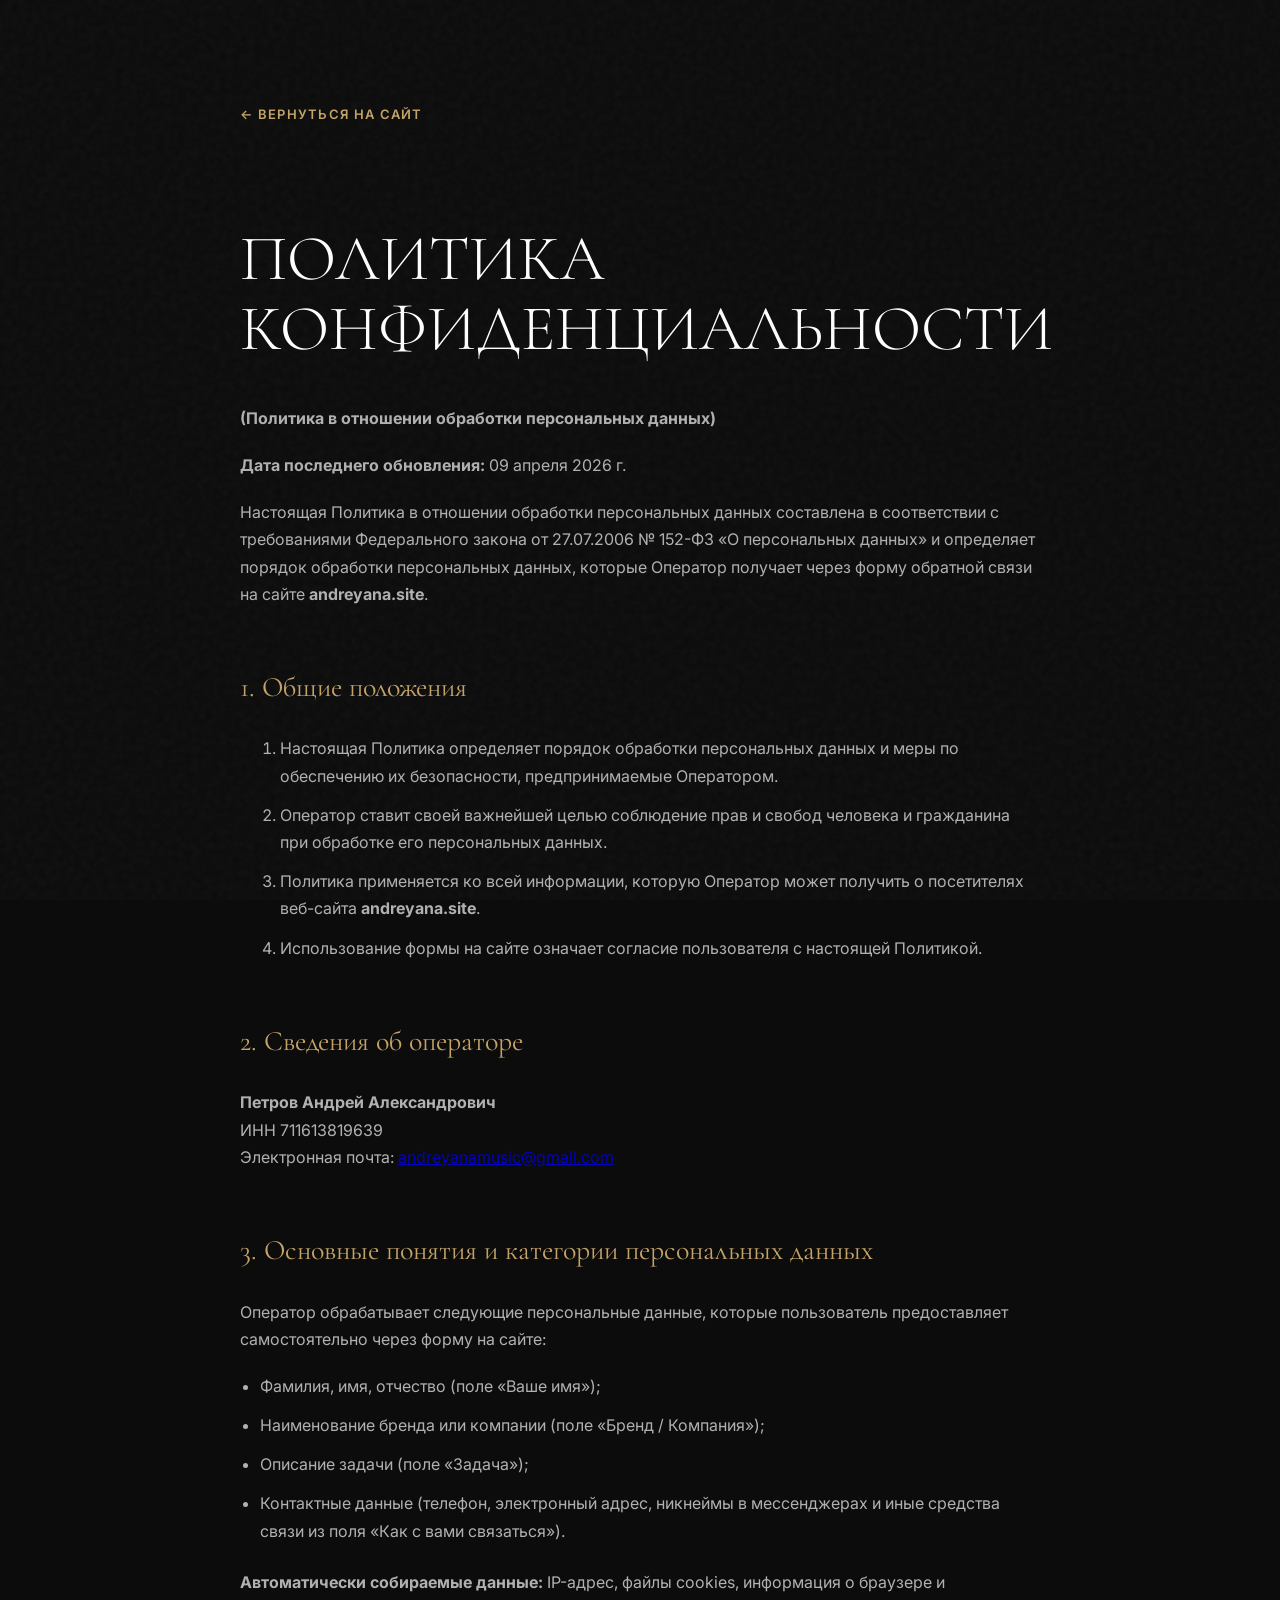
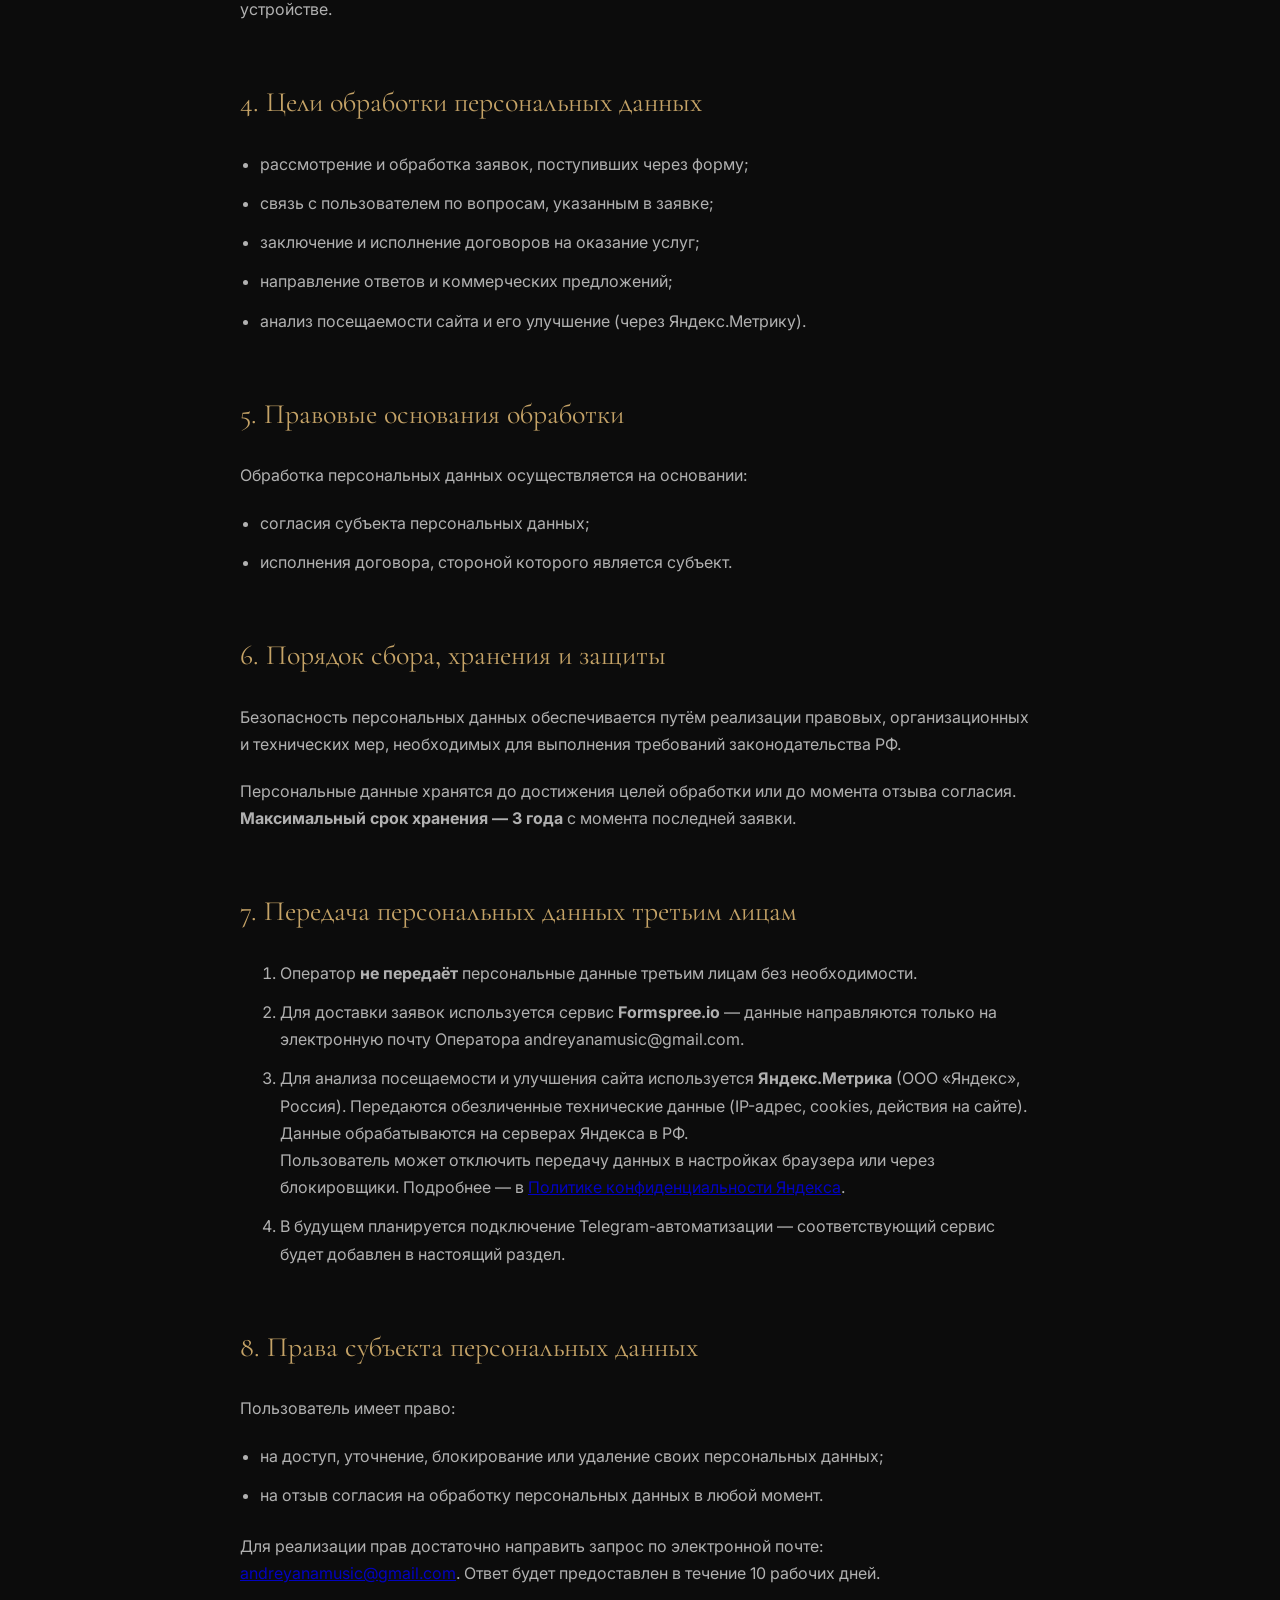
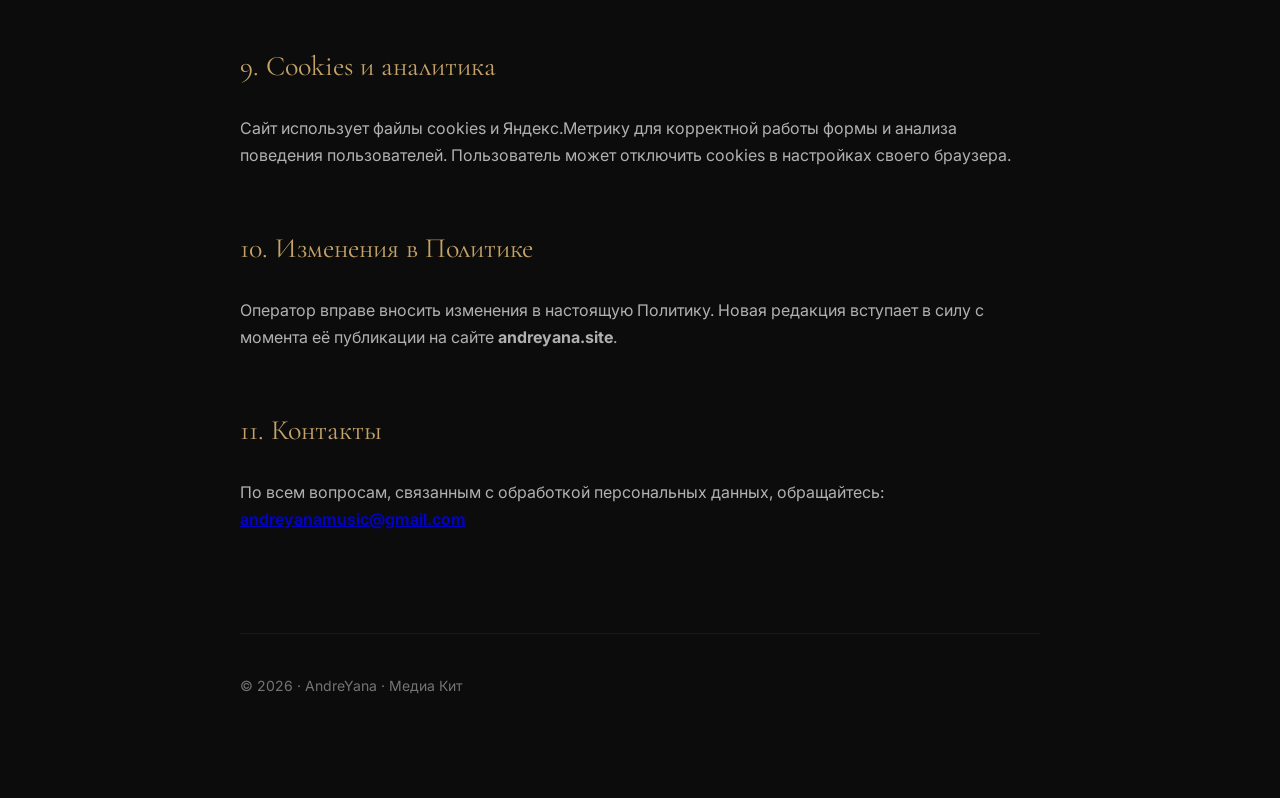
<file: privacy-policy.html>
<!DOCTYPE html>
<html lang="ru">
<head>
  <meta charset="UTF-8">
  <meta name="viewport" content="width=device-width, initial-scale=1.0">
  <title>Политика конфиденциальности — AndreYana</title>
  <link rel="preconnect" href="https://fonts.googleapis.com">
  <link rel="preconnect" href="https://fonts.gstatic.com" crossorigin>
  <link href="https://fonts.googleapis.com/css2?family=Cormorant+Garamond:ital,wght@0,300;0,400;0,600;1,300;1,400&family=Inter:wght@300;400;500;600;700&display=swap" rel="stylesheet">
  <style>
    :root {
      --black: #0c0c0c;
      --white: #ffffff;
      --gold: #c5a367;
      --font-main: 'Inter', sans-serif;
      --font-serif: 'Cormorant Garamond', serif;
    }

    body {
      background-color: var(--black);
      color: rgba(255, 255, 255, 0.85);
      font-family: var(--font-main);
      line-height: 1.7;
      margin: 0;
      padding: 0;
      -webkit-font-smoothing: antialiased;
    }

    .container {
      max-width: 800px;
      margin: 0 auto;
      padding: 100px 48px;
    }

    .back-link {
      display: inline-block;
      color: var(--gold);
      text-decoration: none;
      font-size: 13px;
      font-weight: 600;
      letter-spacing: 0.1em;
      text-transform: uppercase;
      margin-bottom: 56px;
      transition: opacity 0.3s ease;
    }

    .back-link:hover {
      opacity: 0.7;
    }

    h1 {
      font-family: var(--font-serif);
      font-size: clamp(40px, 5vw, 64px);
      font-weight: 300;
      color: var(--white);
      margin-bottom: 40px;
      line-height: 1.1;
    }

    h2 {
      font-family: var(--font-serif);
      font-size: 28px;
      font-weight: 400;
      color: var(--gold);
      margin-top: 56px;
      margin-bottom: 24px;
    }

    p {
      margin-bottom: 20px;
      font-size: 16px;
      opacity: 0.8;
    }

    ul {
      margin-bottom: 24px;
      padding-left: 20px;
    }

    li {
      margin-bottom: 12px;
      opacity: 0.8;
    }

    footer {
      margin-top: 100px;
      padding-top: 40px;
      border-top: 1px solid rgba(255, 255, 255, 0.1);
      font-size: 14px;
      opacity: 0.5;
    }

    .grain-overlay {
      position: fixed;
      top: 0; left: 0;
      width: 100%; height: 100%;
      z-index: 9999;
      pointer-events: none;
      opacity: 0.04;
      background-image: url("data:image/svg+xml,%3Csvg viewBox='0 0 200 200' xmlns='http://www.w3.org/2000/svg'%3E%3Cfilter id='noiseFilter'%3E%3CfeTurbulence type='fractalNoise' baseFrequency='0.65' numOctaves='3' stitchTiles='stitch'/%3E%3C/filter%3E%3Crect width='100%25' height='100%25' filter='url(%23noiseFilter)'/%3E%3C/svg%3E");
    }

    @media (max-width: 768px) {
      .container {
        padding: 64px 24px;
      }
    }
  </style>
</head>
<body>
  <div class="grain-overlay"></div>
  <div class="container">
    <a href="index.html" class="back-link">← Вернуться на сайт</a>
    <h1>ПОЛИТИКА КОНФИДЕНЦИАЛЬНОСТИ</h1>
<p><strong>(Политика в отношении обработки персональных данных)</strong></p>

<p><strong>Дата последнего обновления:</strong> 09 апреля 2026 г.</p>

<p>Настоящая Политика в отношении обработки персональных данных составлена в соответствии с требованиями Федерального закона от 27.07.2006 № 152-ФЗ «О персональных данных» и определяет порядок обработки персональных данных, которые Оператор получает через форму обратной связи на сайте <strong>andreyana.site</strong>.</p>

<h2>1. Общие положения</h2>
<ol>
  <li>Настоящая Политика определяет порядок обработки персональных данных и меры по обеспечению их безопасности, предпринимаемые Оператором.</li>
  <li>Оператор ставит своей важнейшей целью соблюдение прав и свобод человека и гражданина при обработке его персональных данных.</li>
  <li>Политика применяется ко всей информации, которую Оператор может получить о посетителях веб-сайта <strong>andreyana.site</strong>.</li>
  <li>Использование формы на сайте означает согласие пользователя с настоящей Политикой.</li>
</ol>

<h2>2. Сведения об операторе</h2>
<p><strong>Петров Андрей Александрович</strong><br>
ИНН 711613819639<br>
Электронная почта: <a href="mailto:andreyanamusic@gmail.com">andreyanamusic@gmail.com</a></p>

<h2>3. Основные понятия и категории персональных данных</h2>
<p>Оператор обрабатывает следующие персональные данные, которые пользователь предоставляет самостоятельно через форму на сайте:</p>
<ul>
  <li>Фамилия, имя, отчество (поле «Ваше имя»);</li>
  <li>Наименование бренда или компании (поле «Бренд / Компания»);</li>
  <li>Описание задачи (поле «Задача»);</li>
  <li>Контактные данные (телефон, электронный адрес, никнеймы в мессенджерах и иные средства связи из поля «Как с вами связаться»).</li>
</ul>
<p><strong>Автоматически собираемые данные:</strong> IP-адрес, файлы cookies, информация о браузере и устройстве.</p>

<h2>4. Цели обработки персональных данных</h2>
<ul>
  <li>рассмотрение и обработка заявок, поступивших через форму;</li>
  <li>связь с пользователем по вопросам, указанным в заявке;</li>
  <li>заключение и исполнение договоров на оказание услуг;</li>
  <li>направление ответов и коммерческих предложений;</li>
  <li>анализ посещаемости сайта и его улучшение (через Яндекс.Метрику).</li>
</ul>

<h2>5. Правовые основания обработки</h2>
<p>Обработка персональных данных осуществляется на основании:</p>
<ul>
  <li>согласия субъекта персональных данных;</li>
  <li>исполнения договора, стороной которого является субъект.</li>
</ul>

<h2>6. Порядок сбора, хранения и защиты</h2>
<p>Безопасность персональных данных обеспечивается путём реализации правовых, организационных и технических мер, необходимых для выполнения требований законодательства РФ.</p>
<p>Персональные данные хранятся до достижения целей обработки или до момента отзыва согласия. <strong>Максимальный срок хранения — 3 года</strong> с момента последней заявки.</p>

<h2>7. Передача персональных данных третьим лицам</h2>
<ol>
  <li>Оператор <strong>не передаёт</strong> персональные данные третьим лицам без необходимости.</li>
  <li>Для доставки заявок используется сервис <strong>Formspree.io</strong> — данные направляются только на электронную почту Оператора andreyanamusic@gmail.com.</li>
  <li>Для анализа посещаемости и улучшения сайта используется <strong>Яндекс.Метрика</strong> (ООО «Яндекс», Россия). Передаются обезличенные технические данные (IP-адрес, cookies, действия на сайте). Данные обрабатываются на серверах Яндекса в РФ.<br>
  Пользователь может отключить передачу данных в настройках браузера или через блокировщики. Подробнее — в <a href="https://yandex.ru/legal/confidential" target="_blank">Политике конфиденциальности Яндекса</a>.</li>
  <li>В будущем планируется подключение Telegram-автоматизации — соответствующий сервис будет добавлен в настоящий раздел.</li>
</ol>

<h2>8. Права субъекта персональных данных</h2>
<p>Пользователь имеет право:</p>
<ul>
  <li>на доступ, уточнение, блокирование или удаление своих персональных данных;</li>
  <li>на отзыв согласия на обработку персональных данных в любой момент.</li>
</ul>
<p>Для реализации прав достаточно направить запрос по электронной почте: <a href="mailto:andreyanamusic@gmail.com">andreyanamusic@gmail.com</a>. Ответ будет предоставлен в течение 10 рабочих дней.</p>

<h2>9. Cookies и аналитика</h2>
<p>Сайт использует файлы cookies и Яндекс.Метрику для корректной работы формы и анализа поведения пользователей. Пользователь может отключить cookies в настройках своего браузера.</p>

<h2>10. Изменения в Политике</h2>
<p>Оператор вправе вносить изменения в настоящую Политику. Новая редакция вступает в силу с момента её публикации на сайте <strong>andreyana.site</strong>.</p>

<h2>11. Контакты</h2>
<p>По всем вопросам, связанным с обработкой персональных данных, обращайтесь:<br>
<strong><a href="mailto:andreyanamusic@gmail.com">andreyanamusic@gmail.com</a></strong></p>

    <footer>
      © 2026 · AndreYana · Медиа Кит
    </footer>
  </div>
</body>
</html>
</file>
